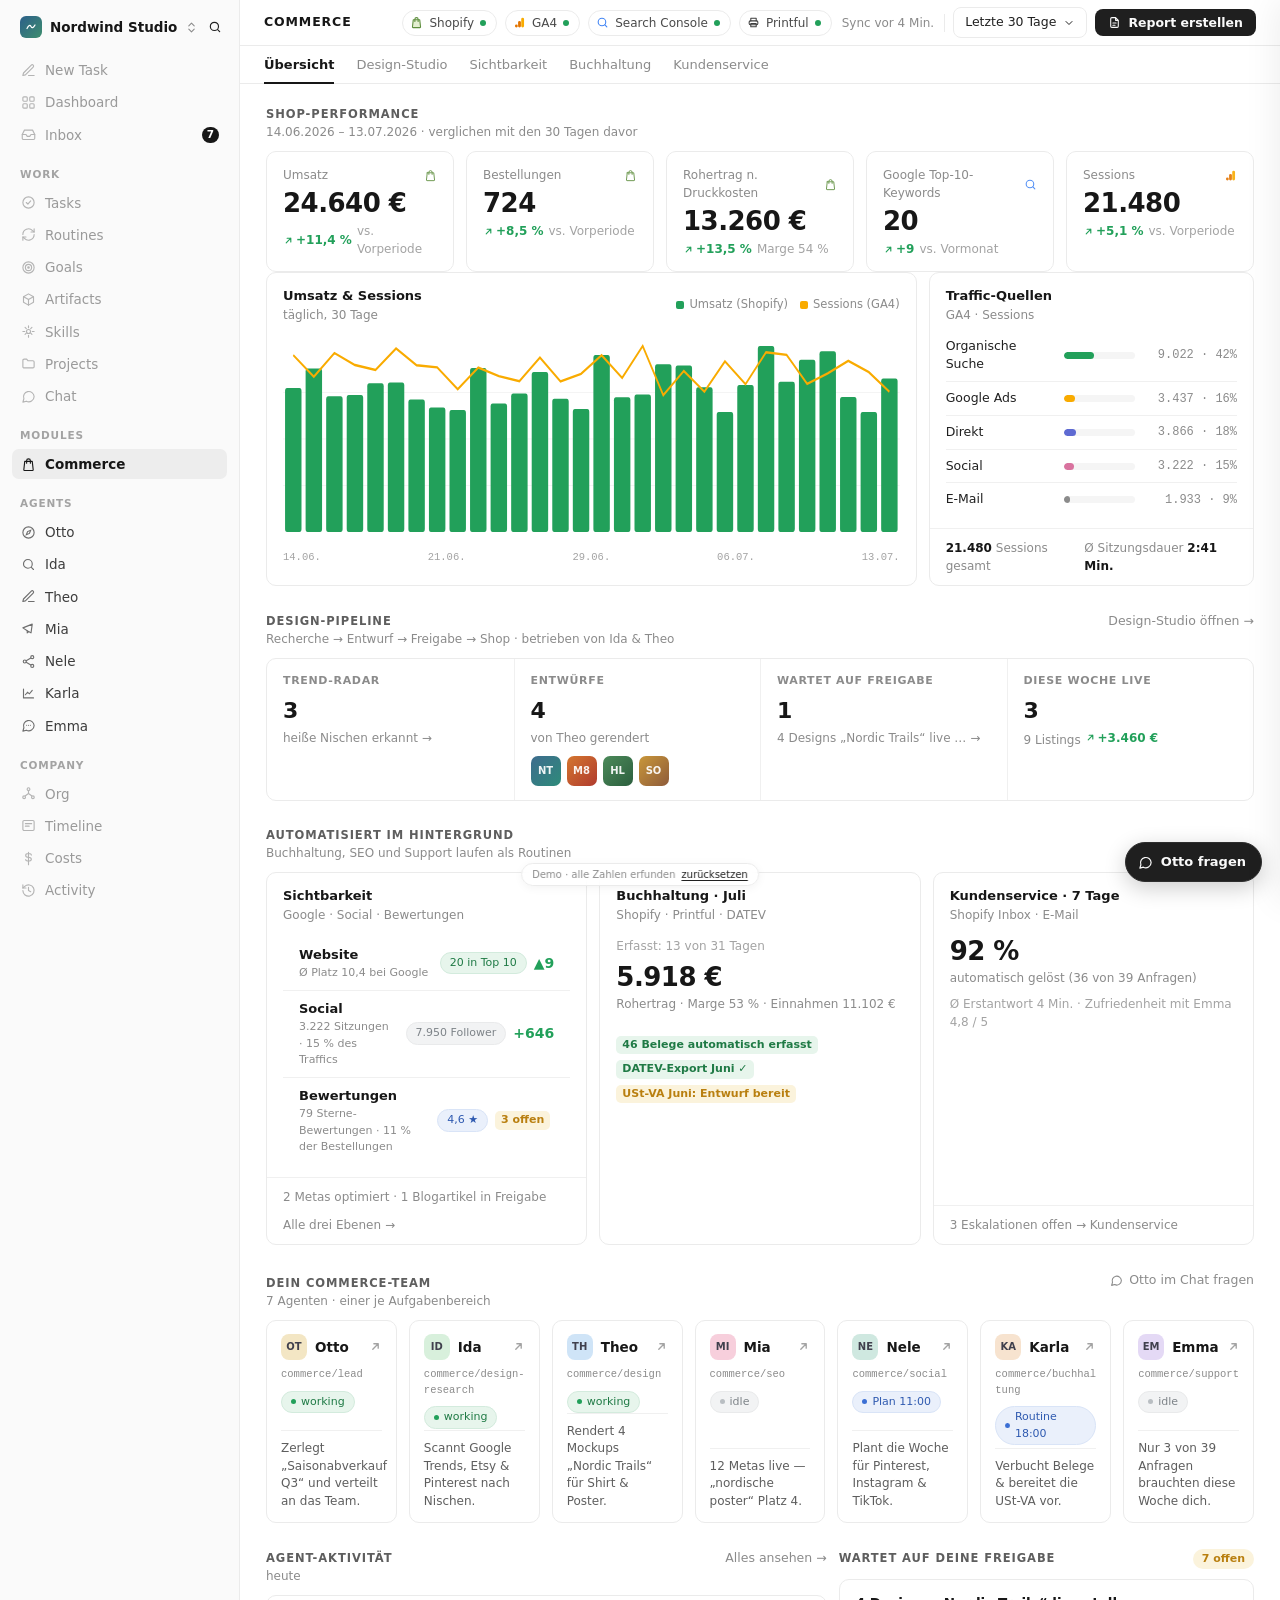
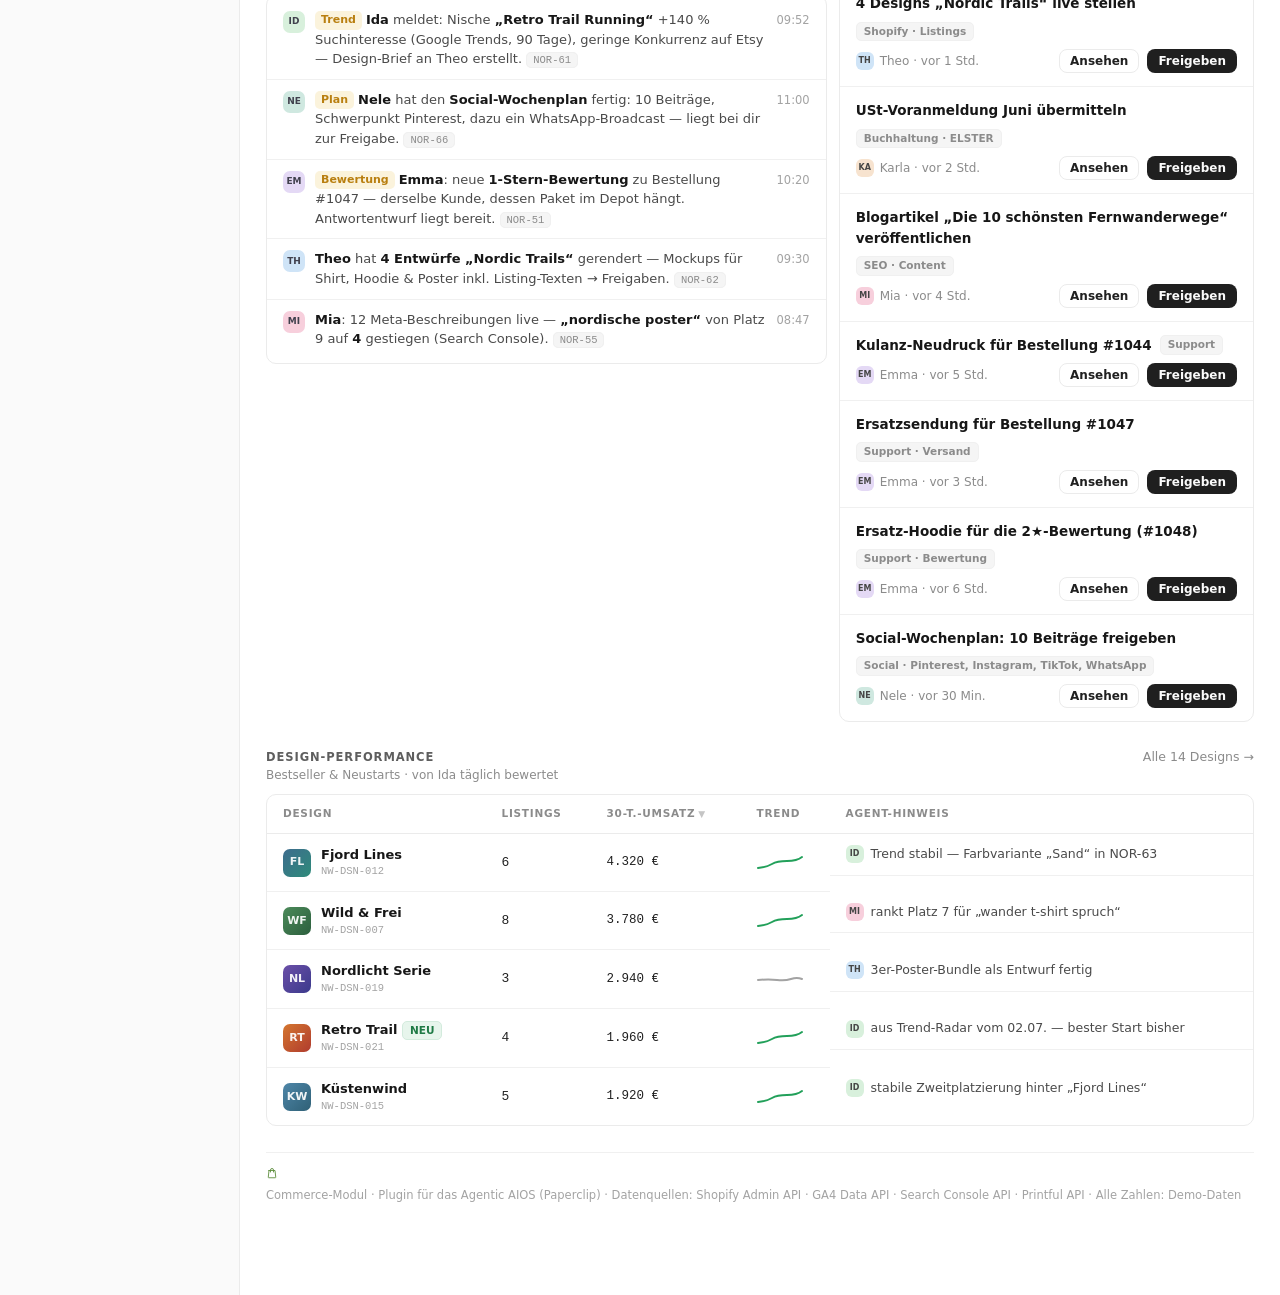
<file: demo/index.html>
<!DOCTYPE html>
<html lang="de">
<head>
<meta charset="UTF-8">
<meta name="viewport" content="width=device-width, initial-scale=1.0">
<title>Commerce • Nordwind Studio • Paperclip</title>
<link rel="icon" href="data:image/svg+xml,%3Csvg xmlns='http://www.w3.org/2000/svg' viewBox='0 0 24 24' fill='none' stroke='%235E8E3E' stroke-width='2' stroke-linecap='round' stroke-linejoin='round'%3E%3Cpath d='M6 7h12l1.5 13.5a1 1 0 0 1-1 1H5.5a1 1 0 0 1-1-1L6 7Z' fill='%2395BF47' fill-opacity='.3'/%3E%3Cpath d='M9 10V6a3 3 0 0 1 6 0v4'/%3E%3C/svg%3E">
<link rel="stylesheet" href="base.css">
<link rel="stylesheet" href="app.css">
</head>
<body>
<div class="app">

  <!-- ================= SIDEBAR ================= -->
  <aside class="sidebar">
    <div class="company">
      <div class="company-logo">
        <svg viewBox="0 0 24 24" fill="none" stroke="#fff" stroke-width="2.4" stroke-linecap="round"><path d="M4 15 Q9 5 12 11 T20 8"/></svg>
      </div>
      <span class="company-name">Nordwind Studio</span>
      <span class="company-caret"><svg width="13" height="13" viewBox="0 0 24 24" fill="none" stroke="currentColor" stroke-width="2" stroke-linecap="round" stroke-linejoin="round"><path d="m7 15 5 5 5-5M7 9l5-5 5 5"/></svg></span>
      <span class="company-search" data-act="palette" title="Springen zu … (Strg+K)"><svg width="14" height="14" viewBox="0 0 24 24" fill="none" stroke="currentColor" stroke-width="2" stroke-linecap="round"><circle cx="11" cy="11" r="7"/><path d="m20 20-3.5-3.5"/></svg></span>
    </div>

    <a class="nav-item demo-off" href="#" data-act="navBlocked" data-arg="New Task"><span class="icon"><svg width="15" height="15" viewBox="0 0 24 24" fill="none" stroke="currentColor" stroke-width="1.8" stroke-linecap="round" stroke-linejoin="round"><path d="M12 20h9"/><path d="M16.5 3.5a2.1 2.1 0 0 1 3 3L7 19l-4 1 1-4Z"/></svg></span>New Task</a>
    <a class="nav-item demo-off" href="#" data-act="navBlocked" data-arg="Dashboard"><span class="icon"><svg width="15" height="15" viewBox="0 0 24 24" fill="none" stroke="currentColor" stroke-width="1.8"><rect x="3" y="3" width="7" height="7" rx="1.5"/><rect x="14" y="3" width="7" height="7" rx="1.5"/><rect x="3" y="14" width="7" height="7" rx="1.5"/><rect x="14" y="14" width="7" height="7" rx="1.5"/></svg></span>Dashboard</a>
    <a class="nav-item demo-off" href="#" data-act="navBlocked" data-arg="Inbox"><span class="icon"><svg width="15" height="15" viewBox="0 0 24 24" fill="none" stroke="currentColor" stroke-width="1.8" stroke-linecap="round" stroke-linejoin="round"><path d="M22 12h-6l-2 3h-4l-2-3H2"/><path d="M5.5 5h13L22 12v6a2 2 0 0 1-2 2H4a2 2 0 0 1-2-2v-6Z"/></svg></span>Inbox<span class="nav-badge" id="inboxBadge">4</span></a>

    <div class="nav-label">Work</div>
    <a class="nav-item demo-off" href="#" data-act="navBlocked" data-arg="Tasks"><span class="icon"><svg width="15" height="15" viewBox="0 0 24 24" fill="none" stroke="currentColor" stroke-width="1.8" stroke-linecap="round" stroke-linejoin="round"><circle cx="12" cy="12" r="9"/><path d="m8.5 12 2.5 2.5 4.5-5"/></svg></span>Tasks</a>
    <a class="nav-item demo-off" href="#" data-act="navBlocked" data-arg="Routines"><span class="icon"><svg width="15" height="15" viewBox="0 0 24 24" fill="none" stroke="currentColor" stroke-width="1.8" stroke-linecap="round" stroke-linejoin="round"><path d="M3 12a9 9 0 0 1 15.5-6.3L21 8"/><path d="M21 3v5h-5"/><path d="M21 12a9 9 0 0 1-15.5 6.3L3 16"/><path d="M3 21v-5h5"/></svg></span>Routines</a>
    <a class="nav-item demo-off" href="#" data-act="navBlocked" data-arg="Goals"><span class="icon"><svg width="15" height="15" viewBox="0 0 24 24" fill="none" stroke="currentColor" stroke-width="1.8"><circle cx="12" cy="12" r="9"/><circle cx="12" cy="12" r="5"/><circle cx="12" cy="12" r="1.2" fill="currentColor"/></svg></span>Goals</a>
    <a class="nav-item demo-off" href="#" data-act="navBlocked" data-arg="Artifacts"><span class="icon"><svg width="15" height="15" viewBox="0 0 24 24" fill="none" stroke="currentColor" stroke-width="1.8" stroke-linecap="round" stroke-linejoin="round"><path d="m12 3 8 4.5v9L12 21l-8-4.5v-9L12 3Z"/><path d="M12 12 4.2 7.6M12 12l7.8-4.4M12 12v9"/></svg></span>Artifacts</a>
    <a class="nav-item demo-off" href="#" data-act="navBlocked" data-arg="Skills"><span class="icon"><svg width="15" height="15" viewBox="0 0 24 24" fill="none" stroke="currentColor" stroke-width="1.8" stroke-linecap="round"><path d="M12 3v3m0 12v3m9-9h-3M6 12H3m14.5-6.5-2 2m-7 7-2 2m11 0-2-2m-7-7-2-2"/><circle cx="12" cy="12" r="3.2"/></svg></span>Skills</a>
    <a class="nav-item demo-off" href="#" data-act="navBlocked" data-arg="Projects"><span class="icon"><svg width="15" height="15" viewBox="0 0 24 24" fill="none" stroke="currentColor" stroke-width="1.8" stroke-linecap="round" stroke-linejoin="round"><path d="M3 7a2 2 0 0 1 2-2h4l2 2.5h8a2 2 0 0 1 2 2V17a2 2 0 0 1-2 2H5a2 2 0 0 1-2-2Z"/></svg></span>Projects</a>
    <a class="nav-item demo-off" href="#" data-act="navBlocked" data-arg="Chat"><span class="icon"><svg width="15" height="15" viewBox="0 0 24 24" fill="none" stroke="currentColor" stroke-width="1.8" stroke-linecap="round" stroke-linejoin="round"><path d="M21 12a8.5 8.5 0 0 1-12.4 7.5L3 21l1.6-5.4A8.5 8.5 0 1 1 21 12Z"/></svg></span>Chat</a>

    <div class="nav-label">Modules</div>
    <a class="nav-item active" href="#" data-act="setTab" data-arg="uebersicht"><span class="icon"><svg width="15" height="15" viewBox="0 0 24 24" fill="none" stroke="currentColor" stroke-width="1.8" stroke-linecap="round" stroke-linejoin="round"><path d="M6 7h12l1.5 13.5a1 1 0 0 1-1 1H5.5a1 1 0 0 1-1-1L6 7Z"/><path d="M9 10V6a3 3 0 0 1 6 0v4"/></svg></span>Commerce</a>

    <div class="nav-label">Agents</div>
    <a class="nav-item" href="#" data-act="openAgent" data-arg="otto"><span class="icon"><svg width="15" height="15" viewBox="0 0 24 24" fill="none" stroke="currentColor" stroke-width="1.8" stroke-linecap="round"><circle cx="12" cy="12" r="9"/><path d="m15.5 8.5-2 5-5 2 2-5Z"/></svg></span>Otto</a>
    <a class="nav-item" href="#" data-act="openAgent" data-arg="ida"><span class="icon"><svg width="15" height="15" viewBox="0 0 24 24" fill="none" stroke="currentColor" stroke-width="1.8" stroke-linecap="round"><circle cx="11" cy="11" r="7"/><path d="m20 20-3.5-3.5"/></svg></span>Ida</a>
    <a class="nav-item" href="#" data-act="openAgent" data-arg="theo"><span class="icon"><svg width="15" height="15" viewBox="0 0 24 24" fill="none" stroke="currentColor" stroke-width="1.8" stroke-linecap="round" stroke-linejoin="round"><path d="M12 20h9"/><path d="M16.5 3.5a2.1 2.1 0 0 1 3 3L7 19l-4 1 1-4Z"/></svg></span>Theo</a>
    <a class="nav-item" href="#" data-act="openAgent" data-arg="mia"><span class="icon"><svg width="15" height="15" viewBox="0 0 24 24" fill="none" stroke="currentColor" stroke-width="1.8" stroke-linecap="round" stroke-linejoin="round"><path d="m3 11 15-6-2 14-6-3.5L3 11Z"/><path d="M10 15.5V19l2.5-2"/></svg></span>Mia</a>
    <a class="nav-item" href="#" data-act="openAgent" data-arg="nele"><span class="icon"><svg width="15" height="15" viewBox="0 0 24 24" fill="none" stroke="currentColor" stroke-width="1.8" stroke-linecap="round" stroke-linejoin="round"><circle cx="18" cy="5" r="2.4"/><circle cx="6" cy="12" r="2.4"/><circle cx="18" cy="19" r="2.4"/><path d="m8.3 10.8 7.4-4.3M8.3 13.2l7.4 4.3"/></svg></span>Nele</a>
    <a class="nav-item" href="#" data-act="openAgent" data-arg="karla"><span class="icon"><svg width="15" height="15" viewBox="0 0 24 24" fill="none" stroke="currentColor" stroke-width="1.8" stroke-linecap="round"><path d="M4 19V5m0 14h16"/><path d="m7 14 3.5-4 3 2.5L18 7"/></svg></span>Karla</a>
    <a class="nav-item" href="#" data-act="openAgent" data-arg="emma"><span class="icon"><svg width="15" height="15" viewBox="0 0 24 24" fill="none" stroke="currentColor" stroke-width="1.8" stroke-linecap="round" stroke-linejoin="round"><path d="M21 12a8.5 8.5 0 0 1-12.4 7.5L3 21l1.6-5.4A8.5 8.5 0 1 1 21 12Z"/><path d="M9 11.5h.01M12 11.5h.01M15 11.5h.01"/></svg></span>Emma</a>

    <div class="nav-label">Company</div>
    <a class="nav-item demo-off" href="#" data-act="navBlocked" data-arg="Org"><span class="icon"><svg width="15" height="15" viewBox="0 0 24 24" fill="none" stroke="currentColor" stroke-width="1.8"><circle cx="12" cy="5" r="2.2"/><circle cx="5" cy="18" r="2.2"/><circle cx="19" cy="18" r="2.2"/><path d="M12 7.5V12m0 0-5.5 4M12 12l5.5 4"/></svg></span>Org</a>
    <a class="nav-item demo-off" href="#" data-act="navBlocked" data-arg="Timeline"><span class="icon"><svg width="15" height="15" viewBox="0 0 24 24" fill="none" stroke="currentColor" stroke-width="1.8" stroke-linecap="round"><rect x="3" y="4" width="18" height="16" rx="2"/><path d="M7 9h10M7 13h6"/></svg></span>Timeline</a>
    <a class="nav-item demo-off" href="#" data-act="navBlocked" data-arg="Costs"><span class="icon"><svg width="15" height="15" viewBox="0 0 24 24" fill="none" stroke="currentColor" stroke-width="1.8" stroke-linecap="round"><path d="M12 2v20M16.5 6.5c0-1.5-2-2.5-4.5-2.5S7.5 5 7.5 7 9 9.8 12 10s4.5 1.3 4.5 3-2 3-4.5 3-4.5-1-4.5-2.5"/></svg></span>Costs</a>
    <a class="nav-item demo-off" href="#" data-act="navBlocked" data-arg="Activity"><span class="icon"><svg width="15" height="15" viewBox="0 0 24 24" fill="none" stroke="currentColor" stroke-width="1.8" stroke-linecap="round" stroke-linejoin="round"><path d="M3 12a9 9 0 1 0 3-6.7L3 8"/><path d="M3 3v5h5"/><path d="M12 7v5l3.5 2"/></svg></span>Activity</a>
    <a class="nav-item demo-off" href="#" data-act="navBlocked" data-arg="Settings"><span class="icon"><svg width="15" height="15" viewBox="0 0 24 24" fill="none" stroke="currentColor" stroke-width="1.8" stroke-linecap="round" stroke-linejoin="round"><circle cx="12" cy="12" r="3"/><path d="M19 12a7 7 0 0 0-.15-1.45l2-1.55-2-3.46-2.37.96A7 7 0 0 0 14 5.3L13.7 3h-3.4L10 5.3a7 7 0 0 0-2.48 1.2l-2.37-.96-2 3.46 2 1.55A7 7 0 0 0 5 12c0 .5.05.98.15 1.45l-2 1.55 2 3.46 2.37-.96c.74.55 1.58.97 2.48 1.2l.3 2.3h3.4l.3-2.3a7 7 0 0 0 2.48-1.2l2.37.96 2-3.46-2-1.55c.1-.47.15-.95.15-1.45Z"/></svg></span>Settings</a>

    <div class="sidebar-spacer"></div>
    <div class="sidebar-user" data-act="navBlocked" data-arg="Board">
      <span class="avatar dark">BO</span>
      <span>Board</span>
    </div>
  </aside>

  <!-- ================= MAIN ================= -->
  <div class="main">
    <div class="topbar">
      <span class="topbar-title">COMMERCE</span>

      <span class="conn" data-act="openConnector" data-arg="shopify" title="Verbindung ansehen">
        <svg viewBox="0 0 24 24" fill="none" stroke="#5E8E3E" stroke-width="2" stroke-linecap="round" stroke-linejoin="round"><path d="M6 7h12l1.5 13.5a1 1 0 0 1-1 1H5.5a1 1 0 0 1-1-1L6 7Z" fill="#95BF47" fill-opacity=".25"/><path d="M9 10V6a3 3 0 0 1 6 0v4"/></svg>
        Shopify <span class="dot"></span>
      </span>
      <span class="conn" data-act="openConnector" data-arg="ga4" title="Verbindung ansehen">
        <svg viewBox="0 0 24 24" fill="none"><rect x="15.2" y="3" width="5.2" height="18" rx="2.6" fill="#F9AB00"/><rect x="9.4" y="9" width="5.2" height="12" rx="2.6" fill="#E37400"/><circle cx="6.2" cy="18.4" r="2.6" fill="#E37400"/></svg>
        GA4 <span class="dot"></span>
      </span>
      <span class="conn" data-act="openConnector" data-arg="gsc" title="Verbindung ansehen">
        <svg viewBox="0 0 24 24" fill="none" stroke="#4285F4" stroke-width="2" stroke-linecap="round"><circle cx="11" cy="11" r="7"/><path d="m20 20-3.5-3.5"/></svg>
        Search Console <span class="dot"></span>
      </span>
      <span class="conn" data-act="openConnector" data-arg="printful" title="Verbindung ansehen">
        <svg viewBox="0 0 24 24" fill="none" stroke="#3D3D3D" stroke-width="1.9" stroke-linecap="round" stroke-linejoin="round"><path d="M7 9V4h10v5"/><rect x="4" y="9" width="16" height="7" rx="2"/><path d="M7 14h10v6H7z"/></svg>
        Printful <span class="dot"></span>
      </span>
      <span class="sync-note">Sync vor 4 Min.</span>

      <span class="topbar-divider"></span>
      <span class="range-select" data-act="rangeMenu">
        <span id="rangeLabel">Letzte 30 Tage</span>
        <svg width="12" height="12" viewBox="0 0 24 24" fill="none" stroke="currentColor" stroke-width="2" stroke-linecap="round" stroke-linejoin="round"><path d="m6 9 6 6 6-6"/></svg>
        <span class="range-menu">
          <button data-act="setRange" data-arg="7">Letzte 7 Tage</button>
          <button data-act="setRange" data-arg="30" class="sel">Letzte 30 Tage</button>
          <button data-act="setRange" data-arg="90">Letzte 90 Tage</button>
        </span>
      </span>
      <button class="btn primary" data-act="report">
        <svg width="13" height="13" viewBox="0 0 24 24" fill="none" stroke="currentColor" stroke-width="2" stroke-linecap="round" stroke-linejoin="round"><path d="M14 3v5h5M14 3H7a2 2 0 0 0-2 2v14a2 2 0 0 0 2 2h10a2 2 0 0 0 2-2V8l-5-5Z"/><path d="M9 13h6M9 17h4"/></svg>
        Report erstellen
      </button>
    </div>

    <div class="tabbar" id="tabbar">
      <span class="tab active" data-act="setTab" data-arg="uebersicht">Übersicht</span>
      <span class="tab" data-act="setTab" data-arg="design">Design-Studio</span>
      <span class="tab" data-act="setTab" data-arg="sichtbarkeit">Sichtbarkeit</span>
      <span class="tab" data-act="setTab" data-arg="buchhaltung">Buchhaltung</span>
      <span class="tab" data-act="setTab" data-arg="support">Kundenservice</span>
    </div>

    <div class="content" id="view"></div>
  </div>
</div>

<!-- Overlays -->
<div id="scrim" data-act="closeDrawer"></div>
<aside id="drawer" class="drawer"></aside>
<div id="modal" data-act="modalScrim"></div>
<div id="toasts"></div>

<div id="chat" class="chat"></div>
<button id="chatBtn" class="chat-fab" data-act="openChat">
  <svg viewBox="0 0 24 24" fill="none" stroke="currentColor" stroke-width="1.9" stroke-linecap="round" stroke-linejoin="round"><path d="M21 12a8.5 8.5 0 0 1-12.4 7.5L3 21l1.6-5.4A8.5 8.5 0 1 1 21 12Z"/></svg>
  Otto fragen
</button>

<div class="demo-flag">
  Demo · alle Zahlen erfunden
  <button data-act="reset">zurücksetzen</button>
</div>

<script src="data.js"></script>
<script src="core.js"></script>
<script src="view-uebersicht.js"></script>
<script src="view-design.js"></script>
<script src="sicht-website.js"></script>
<script src="sicht-social.js"></script>
<script src="sicht-reviews.js"></script>
<script src="view-sichtbarkeit.js"></script>
<script src="view-buchhaltung.js"></script>
<script src="view-support.js"></script>
<script>DEMO.boot();</script>
</body>
</html>
</file>
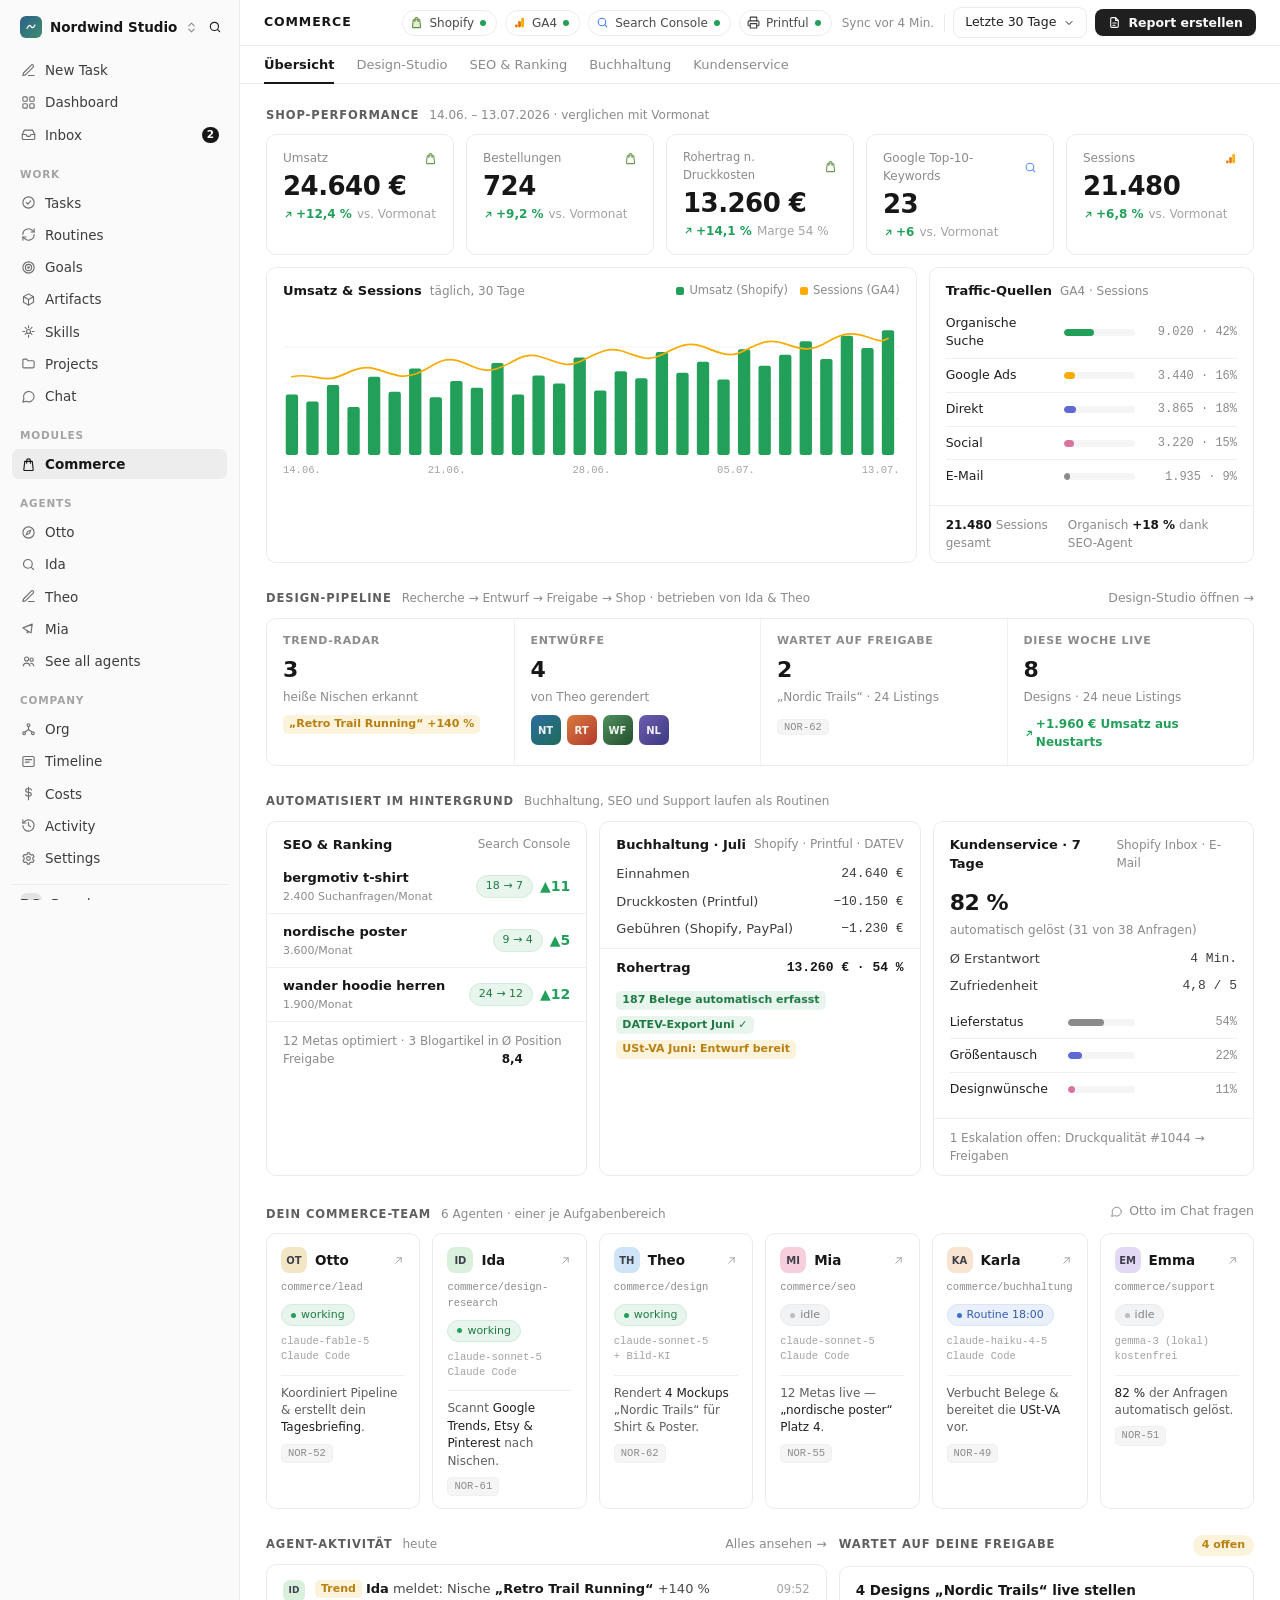
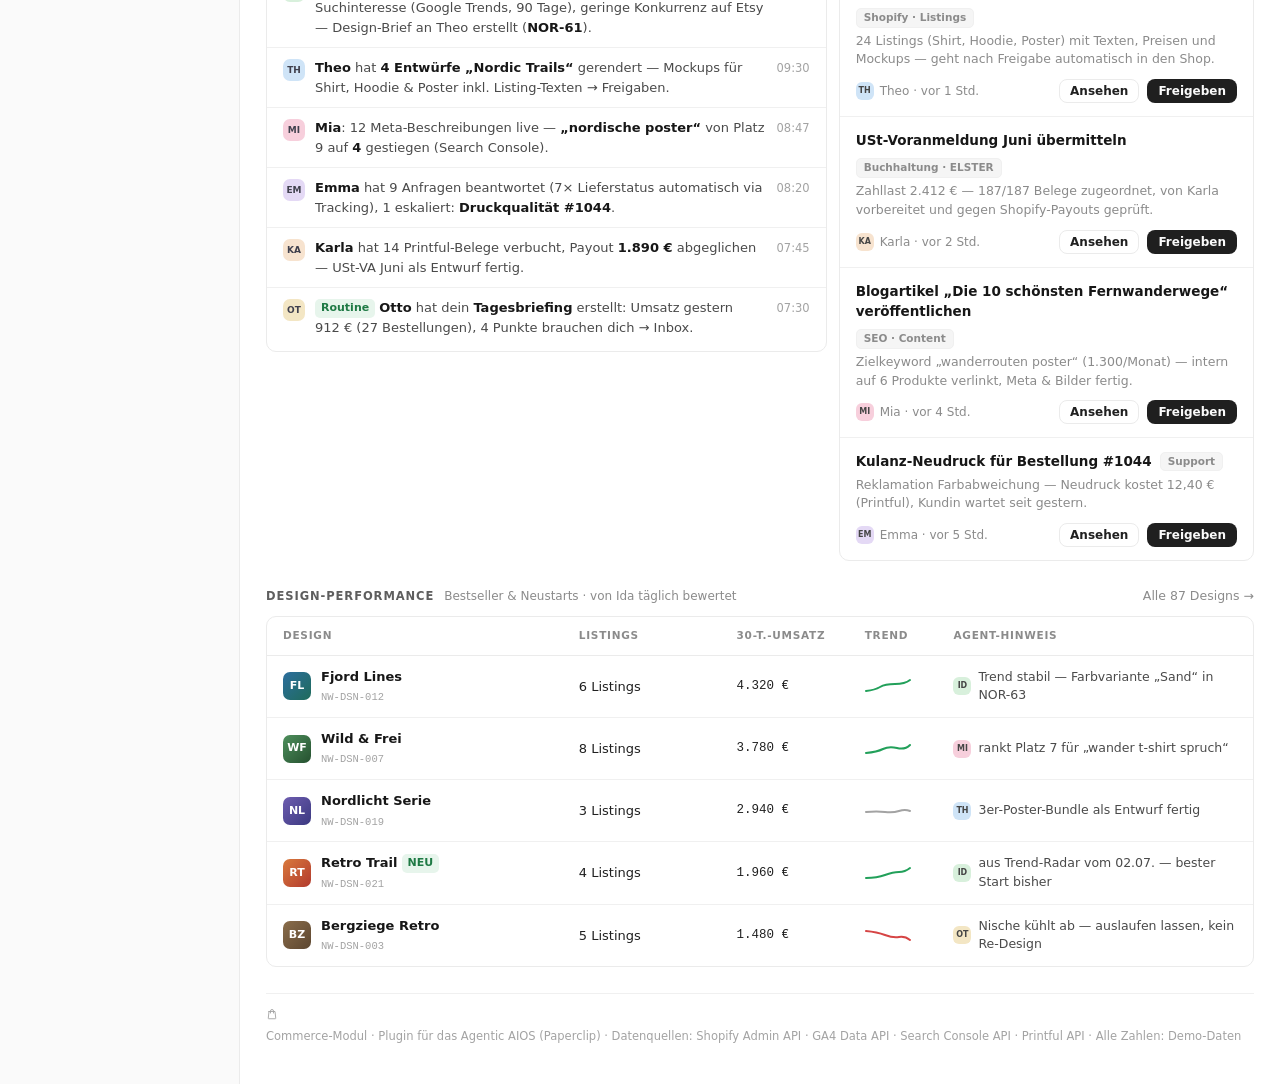
<file: commerce-dashboard-mockup.html>
<!DOCTYPE html>
<html lang="de">
<head>
<meta charset="UTF-8">
<meta name="viewport" content="width=device-width, initial-scale=1.0">
<title>Commerce • Nordwind Studio • Paperclip</title>
<link rel="icon" href="data:image/svg+xml,%3Csvg xmlns='http://www.w3.org/2000/svg' viewBox='0 0 24 24' fill='none' stroke='%235E8E3E' stroke-width='2' stroke-linecap='round' stroke-linejoin='round'%3E%3Cpath d='M6 7h12l1.5 13.5a1 1 0 0 1-1 1H5.5a1 1 0 0 1-1-1L6 7Z' fill='%2395BF47' fill-opacity='.3'/%3E%3Cpath d='M9 10V6a3 3 0 0 1 6 0v4'/%3E%3C/svg%3E">
<style>
  /* ============ Paperclip Design-Token (aus laufender Instanz extrahiert) ============ */
  :root {
    color-scheme: light;
    --bg: #FFFFFF;
    --fg: #202020;
    --fg-strong: #171717;
    --muted: #F5F5F5;
    --muted-fg: #8B8B8B;
    --muted-fg-2: #A3A3A3;
    --border: #EBEBEB;
    --border-soft: #F0F0F0;
    --sidebar: #FAFAFA;
    --primary: #1F1F1F;
    --primary-fg: #FAFAFA;
    --green: #22A05A;
    --green-wash: #E7F5EC;
    --red: #D64545;
    --red-wash: #FBEAEA;
    --amber: #B97F10;
    --amber-wash: #FBF3DC;
    --blue: #3B6FD4;
    --blue-wash: #EAF0FB;
    --shopify: #5E8E3E;
    --shopify-bright: #95BF47;
    --ga: #F9AB00;
    --ga-deep: #E37400;
    --mono: "SF Mono", ui-monospace, "Cascadia Mono", Consolas, monospace;
    --agent-otto: #F3E6C4;
    --agent-theo: #CFE4F7;
    --agent-mia: #F7CFDC;
    --agent-ida: #D8F0DC;
    --agent-karla: #F7E3CF;
    --agent-emma: #E4D9F5;
  }
  * { box-sizing: border-box; }
  html, body { margin: 0; padding: 0; }
  body {
    background: var(--bg); color: var(--fg);
    font-family: "InterVariable", "Inter", "Segoe UI", system-ui, -apple-system, sans-serif;
    font-size: 14px; line-height: 1.5;
    -webkit-font-smoothing: antialiased;
  }
  svg { display: block; }

  .app {
    display: flex; min-height: 100vh;
    background: linear-gradient(to right, var(--sidebar) 0, var(--sidebar) 239px, var(--border) 239px, var(--border) 240px, var(--bg) 240px);
  }

  /* ============ Sidebar ============ */
  .sidebar {
    width: 240px; flex: none;
    background: var(--sidebar);
    border-right: 1px solid var(--border);
    display: flex; flex-direction: column;
    padding: 10px 12px 12px;
    position: sticky; top: 0; height: 100vh; overflow-y: auto;
  }
  .company {
    display: flex; align-items: center; gap: 8px;
    padding: 6px 8px; border-radius: 8px; margin-bottom: 10px;
    cursor: default;
  }
  .company:hover { background: var(--border-soft); }
  .company-logo {
    width: 22px; height: 22px; border-radius: 6px; flex: none;
    background: linear-gradient(135deg, #2C5F8A 0%, #3E8E6E 100%);
    display: flex; align-items: center; justify-content: center;
  }
  .company-logo svg { width: 12px; height: 12px; }
  .company-name { font-weight: 600; font-size: 13.5px; color: var(--fg-strong); flex: 1; white-space: nowrap; }
  .company-caret { color: var(--muted-fg); display: flex; }
  .company-search { color: var(--fg); margin-left: 2px; display: flex; }

  .nav-item {
    display: flex; align-items: center; gap: 9px;
    padding: 5px 8px; margin: 1px 0; border-radius: 7px;
    font-size: 13.5px; color: #3D3D3D; cursor: default;
    text-decoration: none;
  }
  .nav-item:hover { background: var(--border-soft); }
  .nav-item.active { background: #EDEDED; color: var(--fg-strong); font-weight: 600; }
  .nav-item .icon { width: 16px; height: 16px; flex: none; color: #6E6E6E; display: flex; align-items: center; justify-content: center; }
  .nav-item.active .icon { color: var(--fg-strong); }
  .nav-badge {
    margin-left: auto; background: var(--fg-strong); color: #fff;
    font-size: 10.5px; font-weight: 600; min-width: 16px; height: 16px;
    border-radius: 99px; display: flex; align-items: center; justify-content: center; padding: 0 5px;
  }
  .nav-label {
    font-size: 10.5px; font-weight: 600; letter-spacing: .08em; text-transform: uppercase;
    color: var(--muted-fg-2); padding: 0 8px; margin: 16px 0 4px;
  }
  .sidebar-spacer { flex: 1; }
  .sidebar-user {
    display: flex; align-items: center; gap: 9px;
    padding: 8px 8px 2px; border-top: 1px solid var(--border); margin-top: 10px;
  }
  .avatar {
    width: 22px; height: 22px; border-radius: 7px; flex: none;
    display: flex; align-items: center; justify-content: center;
    font-size: 9.5px; font-weight: 700; color: #454545;
  }
  .avatar.dark { background: #E4E4E4; color: #3A3A3A; }
  .sidebar-user span { font-size: 13.5px; color: #3D3D3D; }

  /* ============ Main ============ */
  .main { flex: 1; min-width: 0; display: flex; flex-direction: column; }
  .topbar {
    height: 46px; flex: none;
    border-bottom: 1px solid var(--border);
    display: flex; align-items: center; gap: 8px;
    padding: 0 24px;
    position: sticky; top: 0; background: rgba(255,255,255,.92);
    backdrop-filter: blur(6px); z-index: 20;
  }
  .topbar-title {
    font-size: 12.5px; font-weight: 700; letter-spacing: .07em;
    color: var(--fg-strong); margin-right: auto;
  }
  .conn {
    display: inline-flex; align-items: center; gap: 6px;
    border: 1px solid var(--border); border-radius: 99px;
    padding: 3px 10px 3px 7px; font-size: 12px; font-weight: 500; color: #4A4A4A;
    background: #fff;
  }
  .conn .dot { width: 6px; height: 6px; border-radius: 50%; background: var(--green); }
  .conn svg { width: 13px; height: 13px; }
  .sync-note { font-size: 12px; color: var(--muted-fg); margin: 0 2px; }
  .topbar-divider { width: 1px; height: 18px; background: var(--border); }
  .range-select {
    display: inline-flex; align-items: center; gap: 7px;
    border: 1px solid var(--border); border-radius: 8px;
    padding: 5px 11px; font-size: 12.5px; font-weight: 500; color: var(--fg);
    background: #fff; cursor: default;
  }
  .range-select:hover { background: var(--sidebar); }
  .btn {
    display: inline-flex; align-items: center; gap: 7px;
    border-radius: 8px; padding: 5px 12px;
    font-size: 12.5px; font-weight: 600; cursor: default;
    border: 1px solid transparent; font-family: inherit;
  }
  .btn.primary { background: var(--primary); color: var(--primary-fg); }
  .btn.primary:hover { background: #333; }
  .btn.ghost { background: #fff; border-color: var(--border); color: var(--fg); }
  .btn.ghost:hover { background: var(--sidebar); }
  .btn.sm { padding: 4px 10px; font-size: 12px; }

  .content { padding: 22px 26px 40px; max-width: 1460px; width: 100%; margin: 0 auto; }

  .section-head {
    display: flex; align-items: baseline; gap: 10px;
    margin: 26px 0 10px;
  }
  .section-head:first-child { margin-top: 0; }
  .section-title {
    font-size: 11.5px; font-weight: 700; letter-spacing: .08em;
    text-transform: uppercase; color: #5E5E5E;
  }
  .section-sub { font-size: 12px; color: var(--muted-fg); }
  .section-action { margin-left: auto; font-size: 12.5px; color: var(--muted-fg); display: inline-flex; align-items: center; gap: 6px; }
  .section-action:hover { color: var(--fg); }

  .card {
    background: #fff; border: 1px solid var(--border); border-radius: 10px;
  }

  /* ============ Tab-Leiste ============ */
  .tabbar {
    display: flex; align-items: center; gap: 22px; height: 38px;
    padding: 0 24px; border-bottom: 1px solid var(--border);
    background: #fff; position: sticky; top: 46px; z-index: 19;
  }
  .tab {
    font-size: 13px; color: var(--muted-fg); cursor: default;
    height: 100%; display: flex; align-items: center; position: relative;
  }
  .tab.active { color: var(--fg-strong); font-weight: 600; }
  .tab.active::after {
    content: ""; position: absolute; left: 0; right: 0; bottom: -1px;
    height: 2px; background: var(--fg-strong);
  }

  /* ============ Design-Pipeline ============ */
  .pipeline-grid { display: grid; grid-template-columns: repeat(4, 1fr); }
  .pipeline-col { padding: 14px 16px; }
  .pipeline-col + .pipeline-col { border-left: 1px solid var(--border-soft); }
  .stage-label {
    font-size: 11px; font-weight: 700; letter-spacing: .06em;
    text-transform: uppercase; color: var(--muted-fg);
  }
  .stage-num { font-size: 22px; font-weight: 700; color: var(--fg-strong); margin-top: 4px; letter-spacing: -.02em; }
  .stage-sub { font-size: 12px; color: var(--muted-fg); margin-top: 2px; }
  .pipe-thumbs { display: flex; gap: 6px; margin-top: 9px; }
  .pipe-thumb {
    width: 30px; height: 30px; border-radius: 7px;
    display: flex; align-items: center; justify-content: center;
    font-size: 10px; font-weight: 700; color: rgba(255,255,255,.92);
  }

  /* ============ Fachkarten (SEO / Buchhaltung / Support) ============ */
  .trio-grid { display: grid; grid-template-columns: repeat(3, 1fr); gap: 12px; }
  .kw-row { display: flex; align-items: center; justify-content: space-between; gap: 10px; padding: 8px 16px; }
  .kw-row + .kw-row { border-top: 1px solid var(--border-soft); }
  .kw-name { font-weight: 600; font-size: 13px; color: var(--fg-strong); }
  .kw-vol { font-size: 11px; color: var(--muted-fg); margin-top: 1px; }
  .kw-pos { display: flex; align-items: center; gap: 7px; flex: none; }
  .guv-row { display: flex; align-items: center; justify-content: space-between; padding: 4px 16px; font-size: 13px; color: #3D3D3D; }
  .guv-row .amt { font-family: var(--mono); }
  .guv-row.total {
    border-top: 1px solid var(--border-soft); margin-top: 5px; padding-top: 9px;
    font-weight: 700; color: var(--fg-strong);
  }
  .chip-row { display: flex; gap: 6px; flex-wrap: wrap; padding: 10px 16px 14px; }

  /* ============ KPI row ============ */
  .kpi-grid { display: grid; grid-template-columns: repeat(5, 1fr); gap: 12px; }
  .kpi { padding: 14px 16px 13px; position: relative; }
  .kpi-label { font-size: 12px; color: var(--muted-fg); font-weight: 500; display: flex; align-items: center; gap: 6px; }
  .kpi-src { margin-left: auto; display: flex; align-items: center; gap: 3px; opacity: .9; }
  .kpi-src svg { width: 13px; height: 13px; }
  .kpi-value { font-size: 26px; font-weight: 700; letter-spacing: -.02em; color: var(--fg-strong); margin-top: 5px; line-height: 1.15; }
  .kpi-trend { font-size: 12px; margin-top: 3px; display: flex; align-items: center; gap: 5px; }
  .trend { font-weight: 600; display: inline-flex; align-items: center; gap: 2px; }
  .trend.up { color: var(--green); }
  .trend.down { color: var(--red); }
  .trend svg { width: 11px; height: 11px; }
  .kpi-trend .vs { color: var(--muted-fg-2); }

  /* ============ Charts row ============ */
  .charts-grid { display: grid; grid-template-columns: 2fr 1fr; gap: 12px; }
  .card-head {
    display: flex; align-items: center; gap: 8px;
    padding: 13px 16px 0;
  }
  .card-title { font-size: 13px; font-weight: 600; color: var(--fg-strong); }
  .card-title-note { font-size: 12px; color: var(--muted-fg); }
  .card-head-right { margin-left: auto; font-size: 12px; color: var(--muted-fg); display: flex; align-items: center; gap: 12px; }
  .legend { display: flex; align-items: center; gap: 5px; font-size: 11.5px; color: var(--muted-fg); }
  .legend i { width: 8px; height: 8px; border-radius: 2px; display: inline-block; }
  .chart-body { padding: 10px 16px 14px; }

  .traffic { padding: 6px 16px 12px; }
  .traffic-row { display: grid; grid-template-columns: 108px 1fr 92px; align-items: center; gap: 10px; padding: 7px 0; }
  .traffic-row + .traffic-row { border-top: 1px solid var(--border-soft); }
  .traffic-name { font-size: 12.5px; color: var(--fg); font-weight: 500; }
  .traffic-bar { height: 7px; border-radius: 99px; background: var(--muted); overflow: hidden; }
  .traffic-bar i { display: block; height: 100%; border-radius: 99px; }
  .traffic-val { font-size: 12px; color: var(--muted-fg); text-align: right; font-family: var(--mono); white-space: nowrap; }
  .traffic-foot { padding: 10px 16px; border-top: 1px solid var(--border-soft); font-size: 12px; color: var(--muted-fg); display: flex; justify-content: space-between; }
  .traffic-foot b { color: var(--fg-strong); font-weight: 600; }

  /* ============ Team ============ */
  .team-grid { display: grid; grid-template-columns: repeat(6, 1fr); gap: 12px; }
  .agent-card { padding: 13px 14px 12px; display: flex; flex-direction: column; gap: 0; }
  .agent-top { display: flex; align-items: center; gap: 8px; }
  .agent-avatar { width: 26px; height: 26px; border-radius: 8px; font-size: 10px; font-weight: 700; display: flex; align-items: center; justify-content: center; color: #40404D; flex: none; }
  .agent-name { font-weight: 600; font-size: 13.5px; color: var(--fg-strong); }
  .agent-open { margin-left: auto; color: var(--muted-fg-2); display: flex; }
  .agent-role { font-family: var(--mono); font-size: 10.5px; color: var(--muted-fg); margin: 7px 0 8px; }
  .pill {
    display: inline-flex; align-items: center; gap: 5px;
    font-size: 11px; font-weight: 500; border-radius: 99px;
    padding: 2px 9px; border: 1px solid transparent; width: fit-content;
  }
  .pill .p-dot { width: 5px; height: 5px; border-radius: 50%; }
  .pill.idle { background: #F2F3F4; color: #7D8388; border-color: #E9EAEB; }
  .pill.idle .p-dot { background: #B9BEC2; }
  .pill.working { background: var(--green-wash); color: #1F7A45; border-color: #D3EBDD; }
  .pill.working .p-dot { background: var(--green); }
  .pill.scheduled { background: var(--blue-wash); color: #2F5AB0; border-color: #D9E4F7; }
  .pill.scheduled .p-dot { background: var(--blue); }
  .agent-model { font-family: var(--mono); font-size: 10.5px; color: var(--muted-fg-2); margin-top: 8px; line-height: 1.45; }
  .agent-last {
    border-top: 1px solid var(--border-soft); margin-top: 10px; padding-top: 9px;
    font-size: 12px; color: #5E5E5E; line-height: 1.45; flex: 1;
  }
  .agent-last b { color: var(--fg); font-weight: 500; }
  .task-ref {
    font-family: var(--mono); font-size: 10.5px; color: var(--muted-fg);
    background: var(--muted); border: 1px solid var(--border-soft);
    padding: 1px 6px; border-radius: 5px; white-space: nowrap;
  }
  .agent-last .task-line { display: flex; align-items: center; gap: 6px; margin-top: 7px; }

  /* ============ Activity + Approvals ============ */
  .duo-grid { display: grid; grid-template-columns: 1.35fr 1fr; gap: 12px; align-items: start; }
  .feed { padding: 4px 0; }
  .feed-row { display: flex; align-items: flex-start; gap: 10px; padding: 10px 16px; }
  .feed-row + .feed-row { border-top: 1px solid var(--border-soft); }
  .feed-avatar { width: 22px; height: 22px; border-radius: 7px; font-size: 9px; font-weight: 700; display: flex; align-items: center; justify-content: center; color: #40404D; flex: none; margin-top: 1px; }
  .feed-text { font-size: 13px; color: #4A4A4A; line-height: 1.5; }
  .feed-text b { color: var(--fg-strong); font-weight: 600; }
  .feed-time { margin-left: auto; font-size: 11.5px; color: var(--muted-fg-2); white-space: nowrap; padding-top: 2px; }
  .feed-flag { display: inline-flex; align-items: center; gap: 4px; font-size: 11px; font-weight: 600; border-radius: 5px; padding: 1px 6px; margin-right: 4px; vertical-align: 1px; }
  .feed-flag.warn { background: var(--amber-wash); color: var(--amber); }
  .feed-flag.ok { background: var(--green-wash); color: #1F7A45; }

  .approvals-count {
    background: var(--amber-wash); color: var(--amber);
    font-size: 11px; font-weight: 700; border-radius: 99px; padding: 2px 9px;
  }
  .approval { padding: 13px 16px; }
  .approval + .approval { border-top: 1px solid var(--border-soft); }
  .approval-title { font-size: 13.5px; font-weight: 600; color: var(--fg-strong); display: flex; align-items: center; gap: 8px; flex-wrap: wrap; }
  .cat-chip {
    font-size: 10.5px; font-weight: 600; border-radius: 5px; padding: 1px 7px;
    background: var(--muted); color: var(--muted-fg); border: 1px solid var(--border-soft);
    white-space: nowrap;
  }
  .approval-desc { font-size: 12.5px; color: var(--muted-fg); margin: 4px 0 10px; line-height: 1.5; }
  .approval-foot { display: flex; align-items: center; gap: 8px; }
  .approval-by { display: flex; align-items: center; gap: 6px; font-size: 12px; color: var(--muted-fg); margin-right: auto; }
  .approval-by .avatar { width: 18px; height: 18px; border-radius: 6px; font-size: 8px; }

  /* ============ Design-Performance ============ */
  table.products { width: 100%; border-collapse: collapse; font-size: 13px; }
  .products th {
    text-align: left; font-size: 10.5px; font-weight: 600; letter-spacing: .07em;
    text-transform: uppercase; color: var(--muted-fg);
    padding: 11px 16px; border-bottom: 1px solid var(--border);
  }
  .products td { padding: 11px 16px; border-bottom: 1px solid var(--border-soft); vertical-align: middle; }
  .products tr:last-child td { border-bottom: none; }
  .prod-cell { display: flex; align-items: center; gap: 10px; }
  .prod-thumb { width: 28px; height: 28px; border-radius: 7px; flex: none; display: flex; align-items: center; justify-content: center; font-size: 11px; font-weight: 700; }
  .prod-name { font-weight: 600; color: var(--fg-strong); }
  .prod-sku { font-family: var(--mono); font-size: 10.5px; color: var(--muted-fg-2); }
  .rev { font-family: var(--mono); font-size: 12.5px; }
  .spark { color: var(--green); }
  .spark.down { color: var(--red); }
  .spark.flat { color: var(--muted-fg-2); }
  .agent-hint { font-size: 12.5px; color: #4A4A4A; display: flex; align-items: center; gap: 7px; }
  .agent-hint .avatar { width: 18px; height: 18px; border-radius: 6px; font-size: 8px; flex: none; }
  .agent-hint em { font-style: normal; color: var(--muted-fg-2); }

  .page-foot {
    margin-top: 26px; padding-top: 14px; border-top: 1px solid var(--border-soft);
    font-size: 11.5px; color: var(--muted-fg-2);
    display: flex; align-items: center; gap: 8px; flex-wrap: wrap;
  }
  .page-foot svg { width: 12px; height: 12px; }

  @media (max-width: 1180px) {
    .kpi-grid { grid-template-columns: repeat(3, 1fr); }
    .team-grid { grid-template-columns: repeat(3, 1fr); }
    .charts-grid, .duo-grid { grid-template-columns: 1fr; }
  }
  @media (max-width: 800px) {
    .sidebar { display: none; }
    .kpi-grid, .team-grid { grid-template-columns: repeat(2, 1fr); }
  }
</style>
</head>
<body>
<div class="app">

  <!-- ================= SIDEBAR ================= -->
  <aside class="sidebar">
    <div class="company">
      <div class="company-logo">
        <svg viewBox="0 0 24 24" fill="none" stroke="#fff" stroke-width="2.4" stroke-linecap="round"><path d="M4 15 Q9 5 12 11 T20 8"/></svg>
      </div>
      <span class="company-name">Nordwind Studio</span>
      <span class="company-caret"><svg width="13" height="13" viewBox="0 0 24 24" fill="none" stroke="currentColor" stroke-width="2" stroke-linecap="round" stroke-linejoin="round"><path d="m7 15 5 5 5-5M7 9l5-5 5 5"/></svg></span>
      <span class="company-search"><svg width="14" height="14" viewBox="0 0 24 24" fill="none" stroke="currentColor" stroke-width="2" stroke-linecap="round"><circle cx="11" cy="11" r="7"/><path d="m20 20-3.5-3.5"/></svg></span>
    </div>

    <a class="nav-item"><span class="icon"><svg width="15" height="15" viewBox="0 0 24 24" fill="none" stroke="currentColor" stroke-width="1.8" stroke-linecap="round" stroke-linejoin="round"><path d="M12 20h9"/><path d="M16.5 3.5a2.1 2.1 0 0 1 3 3L7 19l-4 1 1-4Z"/></svg></span>New Task</a>
    <a class="nav-item"><span class="icon"><svg width="15" height="15" viewBox="0 0 24 24" fill="none" stroke="currentColor" stroke-width="1.8"><rect x="3" y="3" width="7" height="7" rx="1.5"/><rect x="14" y="3" width="7" height="7" rx="1.5"/><rect x="3" y="14" width="7" height="7" rx="1.5"/><rect x="14" y="14" width="7" height="7" rx="1.5"/></svg></span>Dashboard</a>
    <a class="nav-item"><span class="icon"><svg width="15" height="15" viewBox="0 0 24 24" fill="none" stroke="currentColor" stroke-width="1.8" stroke-linecap="round" stroke-linejoin="round"><path d="M22 12h-6l-2 3h-4l-2-3H2"/><path d="M5.5 5h13L22 12v6a2 2 0 0 1-2 2H4a2 2 0 0 1-2-2v-6Z"/></svg></span>Inbox<span class="nav-badge">2</span></a>

    <div class="nav-label">Work</div>
    <a class="nav-item"><span class="icon"><svg width="15" height="15" viewBox="0 0 24 24" fill="none" stroke="currentColor" stroke-width="1.8" stroke-linecap="round" stroke-linejoin="round"><circle cx="12" cy="12" r="9"/><path d="m8.5 12 2.5 2.5 4.5-5"/></svg></span>Tasks</a>
    <a class="nav-item"><span class="icon"><svg width="15" height="15" viewBox="0 0 24 24" fill="none" stroke="currentColor" stroke-width="1.8" stroke-linecap="round" stroke-linejoin="round"><path d="M3 12a9 9 0 0 1 15.5-6.3L21 8"/><path d="M21 3v5h-5"/><path d="M21 12a9 9 0 0 1-15.5 6.3L3 16"/><path d="M3 21v-5h5"/></svg></span>Routines</a>
    <a class="nav-item"><span class="icon"><svg width="15" height="15" viewBox="0 0 24 24" fill="none" stroke="currentColor" stroke-width="1.8"><circle cx="12" cy="12" r="9"/><circle cx="12" cy="12" r="5"/><circle cx="12" cy="12" r="1.2" fill="currentColor"/></svg></span>Goals</a>
    <a class="nav-item"><span class="icon"><svg width="15" height="15" viewBox="0 0 24 24" fill="none" stroke="currentColor" stroke-width="1.8" stroke-linecap="round" stroke-linejoin="round"><path d="m12 3 8 4.5v9L12 21l-8-4.5v-9L12 3Z"/><path d="M12 12 4.2 7.6M12 12l7.8-4.4M12 12v9"/></svg></span>Artifacts</a>
    <a class="nav-item"><span class="icon"><svg width="15" height="15" viewBox="0 0 24 24" fill="none" stroke="currentColor" stroke-width="1.8" stroke-linecap="round"><path d="M12 3v3m0 12v3m9-9h-3M6 12H3m14.5-6.5-2 2m-7 7-2 2m11 0-2-2m-7-7-2-2"/><circle cx="12" cy="12" r="3.2"/></svg></span>Skills</a>
    <a class="nav-item"><span class="icon"><svg width="15" height="15" viewBox="0 0 24 24" fill="none" stroke="currentColor" stroke-width="1.8" stroke-linecap="round" stroke-linejoin="round"><path d="M3 7a2 2 0 0 1 2-2h4l2 2.5h8a2 2 0 0 1 2 2V17a2 2 0 0 1-2 2H5a2 2 0 0 1-2-2Z"/></svg></span>Projects</a>
    <a class="nav-item"><span class="icon"><svg width="15" height="15" viewBox="0 0 24 24" fill="none" stroke="currentColor" stroke-width="1.8" stroke-linecap="round" stroke-linejoin="round"><path d="M21 12a8.5 8.5 0 0 1-12.4 7.5L3 21l1.6-5.4A8.5 8.5 0 1 1 21 12Z"/></svg></span>Chat</a>

    <div class="nav-label">Modules</div>
    <a class="nav-item active"><span class="icon"><svg width="15" height="15" viewBox="0 0 24 24" fill="none" stroke="currentColor" stroke-width="1.8" stroke-linecap="round" stroke-linejoin="round"><path d="M6 7h12l1.5 13.5a1 1 0 0 1-1 1H5.5a1 1 0 0 1-1-1L6 7Z"/><path d="M9 10V6a3 3 0 0 1 6 0v4"/></svg></span>Commerce</a>

    <div class="nav-label">Agents</div>
    <a class="nav-item"><span class="icon"><svg width="15" height="15" viewBox="0 0 24 24" fill="none" stroke="currentColor" stroke-width="1.8" stroke-linecap="round"><circle cx="12" cy="12" r="9"/><path d="m15.5 8.5-2 5-5 2 2-5Z"/></svg></span>Otto</a>
    <a class="nav-item"><span class="icon"><svg width="15" height="15" viewBox="0 0 24 24" fill="none" stroke="currentColor" stroke-width="1.8" stroke-linecap="round"><circle cx="11" cy="11" r="7"/><path d="m20 20-3.5-3.5"/></svg></span>Ida</a>
    <a class="nav-item"><span class="icon"><svg width="15" height="15" viewBox="0 0 24 24" fill="none" stroke="currentColor" stroke-width="1.8" stroke-linecap="round" stroke-linejoin="round"><path d="M12 20h9"/><path d="M16.5 3.5a2.1 2.1 0 0 1 3 3L7 19l-4 1 1-4Z"/></svg></span>Theo</a>
    <a class="nav-item"><span class="icon"><svg width="15" height="15" viewBox="0 0 24 24" fill="none" stroke="currentColor" stroke-width="1.8" stroke-linecap="round" stroke-linejoin="round"><path d="m3 11 15-6-2 14-6-3.5L3 11Z"/><path d="M10 15.5V19l2.5-2"/></svg></span>Mia</a>
    <a class="nav-item"><span class="icon"><svg width="15" height="15" viewBox="0 0 24 24" fill="none" stroke="currentColor" stroke-width="1.8" stroke-linecap="round"><circle cx="9" cy="8" r="3.2"/><path d="M3.5 19c.8-3 2.8-4.5 5.5-4.5S13.7 16 14.5 19"/><circle cx="17" cy="9" r="2.6"/><path d="M15.8 14.7c2.4.1 4 1.5 4.7 4.3"/></svg></span>See all agents</a>

    <div class="nav-label">Company</div>
    <a class="nav-item"><span class="icon"><svg width="15" height="15" viewBox="0 0 24 24" fill="none" stroke="currentColor" stroke-width="1.8"><circle cx="12" cy="5" r="2.2"/><circle cx="5" cy="18" r="2.2"/><circle cx="19" cy="18" r="2.2"/><path d="M12 7.5V12m0 0-5.5 4M12 12l5.5 4"/></svg></span>Org</a>
    <a class="nav-item"><span class="icon"><svg width="15" height="15" viewBox="0 0 24 24" fill="none" stroke="currentColor" stroke-width="1.8" stroke-linecap="round"><rect x="3" y="4" width="18" height="16" rx="2"/><path d="M7 9h10M7 13h6"/></svg></span>Timeline</a>
    <a class="nav-item"><span class="icon"><svg width="15" height="15" viewBox="0 0 24 24" fill="none" stroke="currentColor" stroke-width="1.8" stroke-linecap="round"><path d="M12 2v20M16.5 6.5c0-1.5-2-2.5-4.5-2.5S7.5 5 7.5 7 9 9.8 12 10s4.5 1.3 4.5 3-2 3-4.5 3-4.5-1-4.5-2.5"/></svg></span>Costs</a>
    <a class="nav-item"><span class="icon"><svg width="15" height="15" viewBox="0 0 24 24" fill="none" stroke="currentColor" stroke-width="1.8" stroke-linecap="round" stroke-linejoin="round"><path d="M3 12a9 9 0 1 0 3-6.7L3 8"/><path d="M3 3v5h5"/><path d="M12 7v5l3.5 2"/></svg></span>Activity</a>
    <a class="nav-item"><span class="icon"><svg width="15" height="15" viewBox="0 0 24 24" fill="none" stroke="currentColor" stroke-width="1.8" stroke-linecap="round" stroke-linejoin="round"><circle cx="12" cy="12" r="3"/><path d="M19 12a7 7 0 0 0-.15-1.45l2-1.55-2-3.46-2.37.96A7 7 0 0 0 14 5.3L13.7 3h-3.4L10 5.3a7 7 0 0 0-2.48 1.2l-2.37-.96-2 3.46 2 1.55A7 7 0 0 0 5 12c0 .5.05.98.15 1.45l-2 1.55 2 3.46 2.37-.96c.74.55 1.58.97 2.48 1.2l.3 2.3h3.4l.3-2.3a7 7 0 0 0 2.48-1.2l2.37.96 2-3.46-2-1.55c.1-.47.15-.95.15-1.45Z"/></svg></span>Settings</a>

    <div class="sidebar-spacer"></div>
    <div class="sidebar-user">
      <span class="avatar dark">BO</span>
      <span>Board</span>
    </div>
  </aside>

  <!-- ================= MAIN ================= -->
  <div class="main">
    <div class="topbar">
      <span class="topbar-title">COMMERCE</span>

      <span class="conn">
        <svg viewBox="0 0 24 24" fill="none" stroke="#5E8E3E" stroke-width="2" stroke-linecap="round" stroke-linejoin="round"><path d="M6 7h12l1.5 13.5a1 1 0 0 1-1 1H5.5a1 1 0 0 1-1-1L6 7Z" fill="#95BF47" fill-opacity=".25"/><path d="M9 10V6a3 3 0 0 1 6 0v4"/></svg>
        Shopify
        <span class="dot"></span>
      </span>
      <span class="conn">
        <svg viewBox="0 0 24 24" fill="none"><rect x="15.2" y="3" width="5.2" height="18" rx="2.6" fill="#F9AB00"/><rect x="9.4" y="9" width="5.2" height="12" rx="2.6" fill="#E37400"/><circle cx="6.2" cy="18.4" r="2.6" fill="#E37400"/></svg>
        GA4
        <span class="dot"></span>
      </span>
      <span class="conn">
        <svg viewBox="0 0 24 24" fill="none" stroke="#4285F4" stroke-width="2" stroke-linecap="round" stroke-linejoin="round"><circle cx="11" cy="11" r="7"/><path d="m20 20-3.5-3.5"/></svg>
        Search Console
        <span class="dot"></span>
      </span>
      <span class="conn">
        <svg viewBox="0 0 24 24" fill="none" stroke="#3D3D3D" stroke-width="2" stroke-linecap="round" stroke-linejoin="round"><path d="M6 9V2h12v7"/><path d="M6 18H4a2 2 0 0 1-2-2v-5a2 2 0 0 1 2-2h16a2 2 0 0 1 2 2v5a2 2 0 0 1-2 2h-2"/><rect x="6" y="14" width="12" height="8"/></svg>
        Printful
        <span class="dot"></span>
      </span>
      <span class="sync-note">Sync vor 4 Min.</span>

      <span class="topbar-divider"></span>
      <span class="range-select">Letzte 30 Tage <svg width="12" height="12" viewBox="0 0 24 24" fill="none" stroke="currentColor" stroke-width="2" stroke-linecap="round" stroke-linejoin="round"><path d="m6 9 6 6 6-6"/></svg></span>
      <button class="btn primary">
        <svg width="13" height="13" viewBox="0 0 24 24" fill="none" stroke="currentColor" stroke-width="2" stroke-linecap="round" stroke-linejoin="round"><path d="M14 3v5h5M14 3H7a2 2 0 0 0-2 2v14a2 2 0 0 0 2 2h10a2 2 0 0 0 2-2V8l-5-5Z"/><path d="M9 13h6M9 17h4"/></svg>
        Report erstellen
      </button>
    </div>

    <div class="tabbar">
      <span class="tab active">Übersicht</span>
      <span class="tab">Design-Studio</span>
      <span class="tab">SEO &amp; Ranking</span>
      <span class="tab">Buchhaltung</span>
      <span class="tab">Kundenservice</span>
    </div>

    <div class="content">

      <!-- ===== KPI ===== -->
      <div class="section-head">
        <span class="section-title">Shop-Performance</span>
        <span class="section-sub">14.06. – 13.07.2026 · verglichen mit Vormonat</span>
      </div>
      <div class="kpi-grid">
        <div class="card kpi">
          <div class="kpi-label">Umsatz
            <span class="kpi-src" title="Quelle: Shopify"><svg viewBox="0 0 24 24" fill="none" stroke="#5E8E3E" stroke-width="2" stroke-linecap="round" stroke-linejoin="round"><path d="M6 7h12l1.5 13.5a1 1 0 0 1-1 1H5.5a1 1 0 0 1-1-1L6 7Z"/><path d="M9 10V6a3 3 0 0 1 6 0v4"/></svg></span>
          </div>
          <div class="kpi-value">24.640&nbsp;€</div>
          <div class="kpi-trend"><span class="trend up"><svg viewBox="0 0 24 24" fill="none" stroke="currentColor" stroke-width="2.5" stroke-linecap="round" stroke-linejoin="round"><path d="M7 17 17 7M9 7h8v8"/></svg>+12,4&nbsp;%</span><span class="vs">vs. Vormonat</span></div>
        </div>
        <div class="card kpi">
          <div class="kpi-label">Bestellungen
            <span class="kpi-src" title="Quelle: Shopify"><svg viewBox="0 0 24 24" fill="none" stroke="#5E8E3E" stroke-width="2" stroke-linecap="round" stroke-linejoin="round"><path d="M6 7h12l1.5 13.5a1 1 0 0 1-1 1H5.5a1 1 0 0 1-1-1L6 7Z"/><path d="M9 10V6a3 3 0 0 1 6 0v4"/></svg></span>
          </div>
          <div class="kpi-value">724</div>
          <div class="kpi-trend"><span class="trend up"><svg viewBox="0 0 24 24" fill="none" stroke="currentColor" stroke-width="2.5" stroke-linecap="round" stroke-linejoin="round"><path d="M7 17 17 7M9 7h8v8"/></svg>+9,2&nbsp;%</span><span class="vs">vs. Vormonat</span></div>
        </div>
        <div class="card kpi">
          <div class="kpi-label" style="font-size:11.5px;">Rohertrag n. Druckkosten
            <span class="kpi-src" title="Quelle: Shopify"><svg viewBox="0 0 24 24" fill="none" stroke="#5E8E3E" stroke-width="2" stroke-linecap="round" stroke-linejoin="round"><path d="M6 7h12l1.5 13.5a1 1 0 0 1-1 1H5.5a1 1 0 0 1-1-1L6 7Z"/><path d="M9 10V6a3 3 0 0 1 6 0v4"/></svg></span>
          </div>
          <div class="kpi-value">13.260&nbsp;€</div>
          <div class="kpi-trend"><span class="trend up"><svg viewBox="0 0 24 24" fill="none" stroke="currentColor" stroke-width="2.5" stroke-linecap="round" stroke-linejoin="round"><path d="M7 17 17 7M9 7h8v8"/></svg>+14,1&nbsp;%</span><span class="vs">Marge 54&nbsp;%</span></div>
        </div>
        <div class="card kpi">
          <div class="kpi-label">Google Top-10-Keywords
            <span class="kpi-src" title="Quelle: Search Console"><svg viewBox="0 0 24 24" fill="none" stroke="#4285F4" stroke-width="2" stroke-linecap="round" stroke-linejoin="round"><circle cx="11" cy="11" r="7"/><path d="m20 20-3.5-3.5"/></svg></span>
          </div>
          <div class="kpi-value">23</div>
          <div class="kpi-trend"><span class="trend up"><svg viewBox="0 0 24 24" fill="none" stroke="currentColor" stroke-width="2.5" stroke-linecap="round" stroke-linejoin="round"><path d="M7 17 17 7M9 7h8v8"/></svg>+6</span><span class="vs">vs. Vormonat</span></div>
        </div>
        <div class="card kpi">
          <div class="kpi-label">Sessions
            <span class="kpi-src" title="Quelle: GA4"><svg viewBox="0 0 24 24" fill="none"><rect x="15.2" y="3" width="5.2" height="18" rx="2.6" fill="#F9AB00"/><rect x="9.4" y="9" width="5.2" height="12" rx="2.6" fill="#E37400"/><circle cx="6.2" cy="18.4" r="2.6" fill="#E37400"/></svg></span>
          </div>
          <div class="kpi-value">21.480</div>
          <div class="kpi-trend"><span class="trend up"><svg viewBox="0 0 24 24" fill="none" stroke="currentColor" stroke-width="2.5" stroke-linecap="round" stroke-linejoin="round"><path d="M7 17 17 7M9 7h8v8"/></svg>+6,8&nbsp;%</span><span class="vs">vs. Vormonat</span></div>
        </div>
      </div>

      <!-- ===== Charts ===== -->
      <div class="charts-grid" style="margin-top:12px;">
        <div class="card">
          <div class="card-head">
            <span class="card-title">Umsatz &amp; Sessions</span>
            <span class="card-title-note">täglich, 30 Tage</span>
            <span class="card-head-right">
              <span class="legend"><i style="background:#22A05A"></i>Umsatz (Shopify)</span>
              <span class="legend"><i style="background:#F9AB00"></i>Sessions (GA4)</span>
            </span>
          </div>
          <div class="chart-body">
            <svg viewBox="0 0 900 210" width="100%" preserveAspectRatio="none" aria-label="Umsatz- und Sessions-Verlauf über 30 Tage">
              <line x1="0" y1="52.5" x2="900" y2="52.5" stroke="#F2F2F2" stroke-width="1"/>
              <line x1="0" y1="105" x2="900" y2="105" stroke="#F2F2F2" stroke-width="1"/>
              <line x1="0" y1="157.5" x2="900" y2="157.5" stroke="#F2F2F2" stroke-width="1"/>
              <g fill="#22A05A">
                <rect x="4"   y="122" width="18" height="88"  rx="3"/>
                <rect x="34"  y="132" width="18" height="78"  rx="3"/>
                <rect x="64"  y="108" width="18" height="102" rx="3"/>
                <rect x="94"  y="140" width="18" height="70"  rx="3"/>
                <rect x="124" y="96"  width="18" height="114" rx="3"/>
                <rect x="154" y="118" width="18" height="92"  rx="3"/>
                <rect x="184" y="84"  width="18" height="126" rx="3"/>
                <rect x="214" y="126" width="18" height="84"  rx="3"/>
                <rect x="244" y="102" width="18" height="108" rx="3"/>
                <rect x="274" y="112" width="18" height="98"  rx="3"/>
                <rect x="304" y="76"  width="18" height="134" rx="3"/>
                <rect x="334" y="122" width="18" height="88"  rx="3"/>
                <rect x="364" y="94"  width="18" height="116" rx="3"/>
                <rect x="394" y="106" width="18" height="104" rx="3"/>
                <rect x="424" y="68"  width="18" height="142" rx="3"/>
                <rect x="454" y="116" width="18" height="94"  rx="3"/>
                <rect x="484" y="88"  width="18" height="122" rx="3"/>
                <rect x="514" y="98"  width="18" height="112" rx="3"/>
                <rect x="544" y="60"  width="18" height="150" rx="3"/>
                <rect x="574" y="90"  width="18" height="120" rx="3"/>
                <rect x="604" y="74"  width="18" height="136" rx="3"/>
                <rect x="634" y="100" width="18" height="110" rx="3"/>
                <rect x="664" y="56"  width="18" height="154" rx="3"/>
                <rect x="694" y="80"  width="18" height="130" rx="3"/>
                <rect x="724" y="64"  width="18" height="146" rx="3"/>
                <rect x="754" y="44"  width="18" height="166" rx="3"/>
                <rect x="784" y="70"  width="18" height="140" rx="3"/>
                <rect x="814" y="36"  width="18" height="174" rx="3"/>
                <rect x="844" y="54"  width="18" height="156" rx="3"/>
                <rect x="874" y="28"  width="18" height="182" rx="3"/>
              </g>
              <path d="M13 96 C 40 90, 55 102, 73 98 S 110 78, 133 84 S 170 100, 193 92 S 230 66, 253 72 S 290 92, 313 84 S 350 60, 373 66 S 410 84, 433 74 S 470 52, 493 58 S 530 76, 553 64 S 590 44, 613 52 S 650 70, 673 58 S 710 40, 733 48 S 770 60, 793 46 S 830 30, 853 38 S 875 44, 883 40"
                fill="none" stroke="#F9AB00" stroke-width="2.5" stroke-linecap="round"/>
            </svg>
            <div style="display:flex;justify-content:space-between;font-size:10.5px;color:var(--muted-fg-2);font-family:var(--mono);padding-top:8px;">
              <span>14.06.</span><span>21.06.</span><span>28.06.</span><span>05.07.</span><span>13.07.</span>
            </div>
          </div>
        </div>

        <div class="card">
          <div class="card-head">
            <span class="card-title">Traffic-Quellen</span>
            <span class="card-title-note">GA4 · Sessions</span>
          </div>
          <div class="traffic">
            <div class="traffic-row">
              <span class="traffic-name">Organische Suche</span>
              <span class="traffic-bar"><i style="width:42%;background:#22A05A"></i></span>
              <span class="traffic-val">9.020 · 42%</span>
            </div>
            <div class="traffic-row">
              <span class="traffic-name">Google Ads</span>
              <span class="traffic-bar"><i style="width:16%;background:#F9AB00"></i></span>
              <span class="traffic-val">3.440 · 16%</span>
            </div>
            <div class="traffic-row">
              <span class="traffic-name">Direkt</span>
              <span class="traffic-bar"><i style="width:18%;background:#5E6AD2"></i></span>
              <span class="traffic-val">3.865 · 18%</span>
            </div>
            <div class="traffic-row">
              <span class="traffic-name">Social</span>
              <span class="traffic-bar"><i style="width:15%;background:#D9739F"></i></span>
              <span class="traffic-val">3.220 · 15%</span>
            </div>
            <div class="traffic-row">
              <span class="traffic-name">E-Mail</span>
              <span class="traffic-bar"><i style="width:9%;background:#8B8B8B"></i></span>
              <span class="traffic-val">1.935 · 9%</span>
            </div>
          </div>
          <div class="traffic-foot">
            <span><b>21.480</b> Sessions gesamt</span>
            <span>Organisch <b>+18&nbsp;%</b> dank SEO-Agent</span>
          </div>
        </div>
      </div>

      <!-- ===== Design-Pipeline ===== -->
      <div class="section-head">
        <span class="section-title">Design-Pipeline</span>
        <span class="section-sub">Recherche → Entwurf → Freigabe → Shop · betrieben von Ida &amp; Theo</span>
        <span class="section-action">Design-Studio öffnen →</span>
      </div>
      <div class="card">
        <div class="pipeline-grid">
          <div class="pipeline-col">
            <div class="stage-label">Trend-Radar</div>
            <div class="stage-num">3</div>
            <div class="stage-sub">heiße Nischen erkannt</div>
            <span class="feed-flag warn" style="margin-top:9px;">„Retro Trail Running“ +140&nbsp;%</span>
          </div>
          <div class="pipeline-col">
            <div class="stage-label">Entwürfe</div>
            <div class="stage-num">4</div>
            <div class="stage-sub">von Theo gerendert</div>
            <div class="pipe-thumbs">
              <div class="pipe-thumb" style="background:linear-gradient(135deg,#2C6E9E,#1F6B5A)">NT</div>
              <div class="pipe-thumb" style="background:linear-gradient(135deg,#D97A3D,#B23A2E)">RT</div>
              <div class="pipe-thumb" style="background:linear-gradient(135deg,#4E8F5C,#25502F)">WF</div>
              <div class="pipe-thumb" style="background:linear-gradient(135deg,#6E5DB0,#3B3980)">NL</div>
            </div>
          </div>
          <div class="pipeline-col">
            <div class="stage-label">Wartet auf Freigabe</div>
            <div class="stage-num">2</div>
            <div class="stage-sub">„Nordic Trails“ · 24 Listings</div>
            <div style="margin-top:9px;"><span class="task-ref">NOR-62</span></div>
          </div>
          <div class="pipeline-col">
            <div class="stage-label">Diese Woche live</div>
            <div class="stage-num">8</div>
            <div class="stage-sub">Designs · 24 neue Listings</div>
            <div class="trend up" style="margin-top:9px; font-size:12px;"><svg viewBox="0 0 24 24" fill="none" stroke="currentColor" stroke-width="2.5" stroke-linecap="round" stroke-linejoin="round"><path d="M7 17 17 7M9 7h8v8"/></svg>+1.960&nbsp;€ Umsatz aus Neustarts</div>
          </div>
        </div>
      </div>

      <!-- ===== Automatisiert im Hintergrund ===== -->
      <div class="section-head">
        <span class="section-title">Automatisiert im Hintergrund</span>
        <span class="section-sub">Buchhaltung, SEO und Support laufen als Routinen</span>
      </div>
      <div class="trio-grid">
        <div class="card">
          <div class="card-head">
            <span class="card-title">SEO &amp; Ranking</span>
            <span class="card-head-right"><span class="card-title-note">Search Console</span></span>
          </div>
          <div style="padding-top:6px;">
            <div class="kw-row">
              <div><div class="kw-name">bergmotiv t-shirt</div><div class="kw-vol">2.400 Suchanfragen/Monat</div></div>
              <div class="kw-pos"><span class="pill working">18 → 7</span><span class="trend up">▲11</span></div>
            </div>
            <div class="kw-row">
              <div><div class="kw-name">nordische poster</div><div class="kw-vol">3.600/Monat</div></div>
              <div class="kw-pos"><span class="pill working">9 → 4</span><span class="trend up">▲5</span></div>
            </div>
            <div class="kw-row">
              <div><div class="kw-name">wander hoodie herren</div><div class="kw-vol">1.900/Monat</div></div>
              <div class="kw-pos"><span class="pill working">24 → 12</span><span class="trend up">▲12</span></div>
            </div>
          </div>
          <div class="traffic-foot">
            <span>12 Metas optimiert · 3 Blogartikel in Freigabe</span>
            <span>Ø Position <b>8,4</b></span>
          </div>
        </div>

        <div class="card">
          <div class="card-head">
            <span class="card-title">Buchhaltung · Juli</span>
            <span class="card-head-right"><span class="card-title-note">Shopify · Printful · DATEV</span></span>
          </div>
          <div style="padding-top:6px;">
            <div class="guv-row"><span>Einnahmen</span><span class="amt">24.640&nbsp;€</span></div>
            <div class="guv-row"><span>Druckkosten (Printful)</span><span class="amt">−10.150&nbsp;€</span></div>
            <div class="guv-row"><span>Gebühren (Shopify, PayPal)</span><span class="amt">−1.230&nbsp;€</span></div>
            <div class="guv-row total"><span>Rohertrag</span><span class="amt">13.260&nbsp;€ · 54&nbsp;%</span></div>
          </div>
          <div class="chip-row">
            <span class="feed-flag ok">187 Belege automatisch erfasst</span>
            <span class="feed-flag ok">DATEV-Export Juni ✓</span>
            <span class="feed-flag warn">USt-VA Juni: Entwurf bereit</span>
          </div>
        </div>

        <div class="card">
          <div class="card-head">
            <span class="card-title">Kundenservice · 7 Tage</span>
            <span class="card-head-right"><span class="card-title-note">Shopify Inbox · E-Mail</span></span>
          </div>
          <div style="padding:8px 16px 2px;">
            <div class="stage-num">82&nbsp;%</div>
            <div class="stage-sub">automatisch gelöst (31 von 38 Anfragen)</div>
          </div>
          <div style="padding-top:4px;">
            <div class="guv-row"><span>Ø Erstantwort</span><span class="amt">4 Min.</span></div>
            <div class="guv-row"><span>Zufriedenheit</span><span class="amt">4,8 / 5</span></div>
          </div>
          <div class="traffic" style="padding-top:6px;">
            <div class="traffic-row">
              <span class="traffic-name">Lieferstatus</span>
              <span class="traffic-bar"><i style="width:54%;background:#8B8B8B"></i></span>
              <span class="traffic-val">54%</span>
            </div>
            <div class="traffic-row">
              <span class="traffic-name">Größentausch</span>
              <span class="traffic-bar"><i style="width:22%;background:#5E6AD2"></i></span>
              <span class="traffic-val">22%</span>
            </div>
            <div class="traffic-row">
              <span class="traffic-name">Designwünsche</span>
              <span class="traffic-bar"><i style="width:11%;background:#D9739F"></i></span>
              <span class="traffic-val">11%</span>
            </div>
          </div>
          <div class="traffic-foot">
            <span>1 Eskalation offen: Druckqualität #1044 → Freigaben</span>
          </div>
        </div>
      </div>

      <!-- ===== Team ===== -->
      <div class="section-head">
        <span class="section-title">Dein Commerce-Team</span>
        <span class="section-sub">6 Agenten · einer je Aufgabenbereich</span>
        <span class="section-action">
          <svg width="13" height="13" viewBox="0 0 24 24" fill="none" stroke="currentColor" stroke-width="1.8" stroke-linecap="round" stroke-linejoin="round"><path d="M21 12a8.5 8.5 0 0 1-12.4 7.5L3 21l1.6-5.4A8.5 8.5 0 1 1 21 12Z"/></svg>
          Otto im Chat fragen
        </span>
      </div>
      <div class="team-grid">

        <div class="card agent-card">
          <div class="agent-top">
            <span class="agent-avatar" style="background:var(--agent-otto)">OT</span>
            <span class="agent-name">Otto</span>
            <span class="agent-open"><svg width="13" height="13" viewBox="0 0 24 24" fill="none" stroke="currentColor" stroke-width="1.8" stroke-linecap="round" stroke-linejoin="round"><path d="M7 17 17 7M9 7h8v8"/></svg></span>
          </div>
          <div class="agent-role">commerce/lead</div>
          <span class="pill working"><span class="p-dot"></span>working</span>
          <div class="agent-model">claude-fable-5<br>Claude Code</div>
          <div class="agent-last">
            Koordiniert Pipeline &amp; erstellt dein <b>Tagesbriefing</b>.
            <div class="task-line"><span class="task-ref">NOR-52</span></div>
          </div>
        </div>

        <div class="card agent-card">
          <div class="agent-top">
            <span class="agent-avatar" style="background:var(--agent-ida)">ID</span>
            <span class="agent-name">Ida</span>
            <span class="agent-open"><svg width="13" height="13" viewBox="0 0 24 24" fill="none" stroke="currentColor" stroke-width="1.8" stroke-linecap="round" stroke-linejoin="round"><path d="M7 17 17 7M9 7h8v8"/></svg></span>
          </div>
          <div class="agent-role">commerce/design-research</div>
          <span class="pill working"><span class="p-dot"></span>working</span>
          <div class="agent-model">claude-sonnet-5<br>Claude Code</div>
          <div class="agent-last">
            Scannt <b>Google Trends, Etsy &amp; Pinterest</b> nach Nischen.
            <div class="task-line"><span class="task-ref">NOR-61</span></div>
          </div>
        </div>

        <div class="card agent-card">
          <div class="agent-top">
            <span class="agent-avatar" style="background:var(--agent-theo)">TH</span>
            <span class="agent-name">Theo</span>
            <span class="agent-open"><svg width="13" height="13" viewBox="0 0 24 24" fill="none" stroke="currentColor" stroke-width="1.8" stroke-linecap="round" stroke-linejoin="round"><path d="M7 17 17 7M9 7h8v8"/></svg></span>
          </div>
          <div class="agent-role">commerce/design</div>
          <span class="pill working"><span class="p-dot"></span>working</span>
          <div class="agent-model">claude-sonnet-5<br>+ Bild-KI</div>
          <div class="agent-last">
            Rendert <b>4 Mockups</b> „Nordic Trails“ für Shirt &amp; Poster.
            <div class="task-line"><span class="task-ref">NOR-62</span></div>
          </div>
        </div>

        <div class="card agent-card">
          <div class="agent-top">
            <span class="agent-avatar" style="background:var(--agent-mia)">MI</span>
            <span class="agent-name">Mia</span>
            <span class="agent-open"><svg width="13" height="13" viewBox="0 0 24 24" fill="none" stroke="currentColor" stroke-width="1.8" stroke-linecap="round" stroke-linejoin="round"><path d="M7 17 17 7M9 7h8v8"/></svg></span>
          </div>
          <div class="agent-role">commerce/seo</div>
          <span class="pill idle"><span class="p-dot"></span>idle</span>
          <div class="agent-model">claude-sonnet-5<br>Claude Code</div>
          <div class="agent-last">
            12 Metas live — <b>„nordische poster“ Platz 4</b>.
            <div class="task-line"><span class="task-ref">NOR-55</span></div>
          </div>
        </div>

        <div class="card agent-card">
          <div class="agent-top">
            <span class="agent-avatar" style="background:var(--agent-karla)">KA</span>
            <span class="agent-name">Karla</span>
            <span class="agent-open"><svg width="13" height="13" viewBox="0 0 24 24" fill="none" stroke="currentColor" stroke-width="1.8" stroke-linecap="round" stroke-linejoin="round"><path d="M7 17 17 7M9 7h8v8"/></svg></span>
          </div>
          <div class="agent-role">commerce/buchhaltung</div>
          <span class="pill scheduled"><span class="p-dot"></span>Routine 18:00</span>
          <div class="agent-model">claude-haiku-4-5<br>Claude Code</div>
          <div class="agent-last">
            Verbucht Belege &amp; bereitet die <b>USt-VA</b> vor.
            <div class="task-line"><span class="task-ref">NOR-49</span></div>
          </div>
        </div>

        <div class="card agent-card">
          <div class="agent-top">
            <span class="agent-avatar" style="background:var(--agent-emma)">EM</span>
            <span class="agent-name">Emma</span>
            <span class="agent-open"><svg width="13" height="13" viewBox="0 0 24 24" fill="none" stroke="currentColor" stroke-width="1.8" stroke-linecap="round" stroke-linejoin="round"><path d="M7 17 17 7M9 7h8v8"/></svg></span>
          </div>
          <div class="agent-role">commerce/support</div>
          <span class="pill idle"><span class="p-dot"></span>idle</span>
          <div class="agent-model">gemma-3 (lokal)<br>kostenfrei</div>
          <div class="agent-last">
            <b>82&nbsp;%</b> der Anfragen automatisch gelöst.
            <div class="task-line"><span class="task-ref">NOR-51</span></div>
          </div>
        </div>
      </div>

      <!-- ===== Feed + Approvals ===== -->
      <div class="duo-grid" style="margin-top:26px;">
        <div>
          <div class="section-head" style="margin-top:0;">
            <span class="section-title">Agent-Aktivität</span>
            <span class="section-sub">heute</span>
            <span class="section-action">Alles ansehen →</span>
          </div>
          <div class="card feed">
            <div class="feed-row">
              <span class="feed-avatar" style="background:var(--agent-ida)">ID</span>
              <span class="feed-text"><span class="feed-flag warn">Trend</span><b>Ida</b> meldet: Nische <b>„Retro Trail Running“</b> +140&nbsp;% Suchinteresse (Google Trends, 90 Tage), geringe Konkurrenz auf Etsy — Design-Brief an Theo erstellt (<b>NOR-61</b>).</span>
              <span class="feed-time">09:52</span>
            </div>
            <div class="feed-row">
              <span class="feed-avatar" style="background:var(--agent-theo)">TH</span>
              <span class="feed-text"><b>Theo</b> hat <b>4 Entwürfe „Nordic Trails“</b> gerendert — Mockups für Shirt, Hoodie &amp; Poster inkl. Listing-Texten → Freigaben.</span>
              <span class="feed-time">09:30</span>
            </div>
            <div class="feed-row">
              <span class="feed-avatar" style="background:var(--agent-mia)">MI</span>
              <span class="feed-text"><b>Mia</b>: 12 Meta-Beschreibungen live — <b>„nordische poster“</b> von Platz 9 auf <b>4</b> gestiegen (Search Console).</span>
              <span class="feed-time">08:47</span>
            </div>
            <div class="feed-row">
              <span class="feed-avatar" style="background:var(--agent-emma)">EM</span>
              <span class="feed-text"><b>Emma</b> hat 9 Anfragen beantwortet (7× Lieferstatus automatisch via Tracking), 1 eskaliert: <b>Druckqualität #1044</b>.</span>
              <span class="feed-time">08:20</span>
            </div>
            <div class="feed-row">
              <span class="feed-avatar" style="background:var(--agent-karla)">KA</span>
              <span class="feed-text"><b>Karla</b> hat 14 Printful-Belege verbucht, Payout <b>1.890&nbsp;€</b> abgeglichen — USt-VA Juni als Entwurf fertig.</span>
              <span class="feed-time">07:45</span>
            </div>
            <div class="feed-row">
              <span class="feed-avatar" style="background:var(--agent-otto)">OT</span>
              <span class="feed-text"><span class="feed-flag ok">Routine</span><b>Otto</b> hat dein <b>Tagesbriefing</b> erstellt: Umsatz gestern 912&nbsp;€ (27 Bestellungen), 4 Punkte brauchen dich → Inbox.</span>
              <span class="feed-time">07:30</span>
            </div>
          </div>
        </div>

        <div>
          <div class="section-head" style="margin-top:0;">
            <span class="section-title">Wartet auf deine Freigabe</span>
            <span class="section-action"><span class="approvals-count">4 offen</span></span>
          </div>
          <div class="card">
            <div class="approval">
              <div class="approval-title">4 Designs „Nordic Trails“ live stellen <span class="cat-chip">Shopify · Listings</span></div>
              <div class="approval-desc">24 Listings (Shirt, Hoodie, Poster) mit Texten, Preisen und Mockups — geht nach Freigabe automatisch in den Shop.</div>
              <div class="approval-foot">
                <span class="approval-by"><span class="avatar" style="background:var(--agent-theo)">TH</span>Theo · vor 1 Std.</span>
                <button class="btn ghost sm">Ansehen</button>
                <button class="btn primary sm">Freigeben</button>
              </div>
            </div>
            <div class="approval">
              <div class="approval-title">USt-Voranmeldung Juni übermitteln <span class="cat-chip">Buchhaltung · ELSTER</span></div>
              <div class="approval-desc">Zahllast 2.412&nbsp;€ — 187/187 Belege zugeordnet, von Karla vorbereitet und gegen Shopify-Payouts geprüft.</div>
              <div class="approval-foot">
                <span class="approval-by"><span class="avatar" style="background:var(--agent-karla)">KA</span>Karla · vor 2 Std.</span>
                <button class="btn ghost sm">Ansehen</button>
                <button class="btn primary sm">Freigeben</button>
              </div>
            </div>
            <div class="approval">
              <div class="approval-title">Blogartikel „Die 10 schönsten Fernwanderwege“ veröffentlichen <span class="cat-chip">SEO · Content</span></div>
              <div class="approval-desc">Zielkeyword „wanderrouten poster“ (1.300/Monat) — intern auf 6 Produkte verlinkt, Meta &amp; Bilder fertig.</div>
              <div class="approval-foot">
                <span class="approval-by"><span class="avatar" style="background:var(--agent-mia)">MI</span>Mia · vor 4 Std.</span>
                <button class="btn ghost sm">Ansehen</button>
                <button class="btn primary sm">Freigeben</button>
              </div>
            </div>
            <div class="approval">
              <div class="approval-title">Kulanz-Neudruck für Bestellung #1044 <span class="cat-chip">Support</span></div>
              <div class="approval-desc">Reklamation Farbabweichung — Neudruck kostet 12,40&nbsp;€ (Printful), Kundin wartet seit gestern.</div>
              <div class="approval-foot">
                <span class="approval-by"><span class="avatar" style="background:var(--agent-emma)">EM</span>Emma · vor 5 Std.</span>
                <button class="btn ghost sm">Ansehen</button>
                <button class="btn primary sm">Freigeben</button>
              </div>
            </div>
          </div>
        </div>
      </div>

      <!-- ===== Design-Performance ===== -->
      <div class="section-head">
        <span class="section-title">Design-Performance</span>
        <span class="section-sub">Bestseller &amp; Neustarts · von Ida täglich bewertet</span>
        <span class="section-action">Alle 87 Designs →</span>
      </div>
      <div class="card" style="overflow:hidden;">
        <table class="products">
          <tr>
            <th style="width:30%">Design</th>
            <th style="width:16%">Listings</th>
            <th style="width:13%">30-T.-Umsatz</th>
            <th style="width:9%">Trend</th>
            <th>Agent-Hinweis</th>
          </tr>
          <tr>
            <td><span class="prod-cell"><span class="prod-thumb" style="background:linear-gradient(135deg,#2C6E9E,#1F6B5A);color:#fff">FL</span><span><span class="prod-name">Fjord Lines</span><br><span class="prod-sku">NW-DSN-012</span></span></span></td>
            <td>6 Listings</td>
            <td class="rev">4.320&nbsp;€</td>
            <td><svg class="spark" width="46" height="16" viewBox="0 0 46 16" fill="none" stroke="currentColor" stroke-width="2" stroke-linecap="round"><path d="M1 13 Q10 12 15 9 T30 6 T45 2"/></svg></td>
            <td><span class="agent-hint"><span class="avatar" style="background:var(--agent-ida)">ID</span>Trend stabil — Farbvariante „Sand“ in NOR-63</span></td>
          </tr>
          <tr>
            <td><span class="prod-cell"><span class="prod-thumb" style="background:linear-gradient(135deg,#4E8F5C,#25502F);color:#fff">WF</span><span><span class="prod-name">Wild &amp; Frei</span><br><span class="prod-sku">NW-DSN-007</span></span></span></td>
            <td>8 Listings</td>
            <td class="rev">3.780&nbsp;€</td>
            <td><svg class="spark" width="46" height="16" viewBox="0 0 46 16" fill="none" stroke="currentColor" stroke-width="2" stroke-linecap="round"><path d="M1 12 Q12 11 18 8 T32 7 T45 4"/></svg></td>
            <td><span class="agent-hint"><span class="avatar" style="background:var(--agent-mia)">MI</span>rankt Platz 7 für „wander t-shirt spruch“</span></td>
          </tr>
          <tr>
            <td><span class="prod-cell"><span class="prod-thumb" style="background:linear-gradient(135deg,#6E5DB0,#3B3980);color:#fff">NL</span><span><span class="prod-name">Nordlicht Serie</span><br><span class="prod-sku">NW-DSN-019</span></span></span></td>
            <td>3 Listings</td>
            <td class="rev">2.940&nbsp;€</td>
            <td><svg class="spark flat" width="46" height="16" viewBox="0 0 46 16" fill="none" stroke="currentColor" stroke-width="2" stroke-linecap="round"><path d="M1 9 Q12 8 20 9 T34 8 T45 8"/></svg></td>
            <td><span class="agent-hint"><span class="avatar" style="background:var(--agent-theo)">TH</span>3er-Poster-Bundle als Entwurf fertig</span></td>
          </tr>
          <tr>
            <td><span class="prod-cell"><span class="prod-thumb" style="background:linear-gradient(135deg,#D97A3D,#B23A2E);color:#fff">RT</span><span><span class="prod-name">Retro Trail</span> <span class="feed-flag ok">NEU</span><br><span class="prod-sku">NW-DSN-021</span></span></span></td>
            <td>4 Listings</td>
            <td class="rev">1.960&nbsp;€</td>
            <td><svg class="spark" width="46" height="16" viewBox="0 0 46 16" fill="none" stroke="currentColor" stroke-width="2" stroke-linecap="round"><path d="M1 13 Q12 13 20 10 T34 7 T45 3"/></svg></td>
            <td><span class="agent-hint"><span class="avatar" style="background:var(--agent-ida)">ID</span>aus Trend-Radar vom 02.07. — bester Start bisher</span></td>
          </tr>
          <tr>
            <td><span class="prod-cell"><span class="prod-thumb" style="background:linear-gradient(135deg,#8A6D4B,#5C4630);color:#fff">BZ</span><span><span class="prod-name">Bergziege Retro</span><br><span class="prod-sku">NW-DSN-003</span></span></span></td>
            <td>5 Listings</td>
            <td class="rev">1.480&nbsp;€</td>
            <td><svg class="spark down" width="46" height="16" viewBox="0 0 46 16" fill="none" stroke="currentColor" stroke-width="2" stroke-linecap="round"><path d="M1 4 Q12 5 20 8 T34 10 T45 13"/></svg></td>
            <td><span class="agent-hint"><span class="avatar" style="background:var(--agent-otto)">OT</span>Nische kühlt ab — auslaufen lassen, kein Re-Design</span></td>
          </tr>
        </table>
      </div>

      <div class="page-foot">
        <svg viewBox="0 0 24 24" fill="none" stroke="currentColor" stroke-width="1.8" stroke-linecap="round" stroke-linejoin="round"><path d="M6 7h12l1.5 13.5a1 1 0 0 1-1 1H5.5a1 1 0 0 1-1-1L6 7Z"/><path d="M9 10V6a3 3 0 0 1 6 0v4"/></svg>
        Commerce-Modul · Plugin für das Agentic AIOS (Paperclip) · Datenquellen: Shopify Admin API · GA4 Data API · Search Console API · Printful API · Alle Zahlen: Demo-Daten
      </div>

    </div>
  </div>
</div>
</body>
</html>
</file>
<file: demo/base.css>
/* ============ Paperclip Design-Token (aus laufender Instanz extrahiert) ============ */
  :root {
    color-scheme: light;
    --bg: #FFFFFF;
    --fg: #202020;
    --fg-strong: #171717;
    --muted: #F5F5F5;
    --muted-fg: #8B8B8B;
    --muted-fg-2: #A3A3A3;
    --border: #EBEBEB;
    --border-soft: #F0F0F0;
    --sidebar: #FAFAFA;
    --primary: #1F1F1F;
    --primary-fg: #FAFAFA;
    --green: #22A05A;
    --green-wash: #E7F5EC;
    --red: #D64545;
    --red-wash: #FBEAEA;
    --amber: #B97F10;
    --amber-wash: #FBF3DC;
    --blue: #3B6FD4;
    --blue-wash: #EAF0FB;
    --shopify: #5E8E3E;
    --shopify-bright: #95BF47;
    --ga: #F9AB00;
    --ga-deep: #E37400;
    --mono: "SF Mono", ui-monospace, "Cascadia Mono", Consolas, monospace;
    --agent-otto: #F3E6C4;
    --agent-theo: #CFE4F7;
    --agent-mia: #F7CFDC;
    --agent-ida: #D8F0DC;
    --agent-karla: #F7E3CF;
    --agent-emma: #E4D9F5;
  }
  * { box-sizing: border-box; }
  html, body { margin: 0; padding: 0; }
  body {
    background: var(--bg); color: var(--fg);
    font-family: "InterVariable", "Inter", "Segoe UI", system-ui, -apple-system, sans-serif;
    font-size: 14px; line-height: 1.5;
    -webkit-font-smoothing: antialiased;
  }
  svg { display: block; }

  .app {
    display: flex; min-height: 100vh;
    background: linear-gradient(to right, var(--sidebar) 0, var(--sidebar) 239px, var(--border) 239px, var(--border) 240px, var(--bg) 240px);
  }

  /* ============ Sidebar ============ */
  .sidebar {
    width: 240px; flex: none;
    background: var(--sidebar);
    border-right: 1px solid var(--border);
    display: flex; flex-direction: column;
    padding: 10px 12px 12px;
    position: sticky; top: 0; height: 100vh; overflow-y: auto;
  }
  .company {
    display: flex; align-items: center; gap: 8px;
    padding: 6px 8px; border-radius: 8px; margin-bottom: 10px;
    cursor: default;
  }
  .company:hover { background: var(--border-soft); }
  .company-logo {
    width: 22px; height: 22px; border-radius: 6px; flex: none;
    background: linear-gradient(135deg, #2C5F8A 0%, #3E8E6E 100%);
    display: flex; align-items: center; justify-content: center;
  }
  .company-logo svg { width: 12px; height: 12px; }
  .company-name { font-weight: 600; font-size: 13.5px; color: var(--fg-strong); flex: 1; white-space: nowrap; }
  .company-caret { color: var(--muted-fg); display: flex; }
  .company-search { color: var(--fg); margin-left: 2px; display: flex; }

  .nav-item {
    display: flex; align-items: center; gap: 9px;
    padding: 5px 8px; margin: 1px 0; border-radius: 7px;
    font-size: 13.5px; color: #3D3D3D; cursor: default;
    text-decoration: none;
  }
  .nav-item:hover { background: var(--border-soft); }
  .nav-item.active { background: #EDEDED; color: var(--fg-strong); font-weight: 600; }
  .nav-item .icon { width: 16px; height: 16px; flex: none; color: #6E6E6E; display: flex; align-items: center; justify-content: center; }
  .nav-item.active .icon { color: var(--fg-strong); }
  .nav-badge {
    margin-left: auto; background: var(--fg-strong); color: #fff;
    font-size: 10.5px; font-weight: 600; min-width: 16px; height: 16px;
    border-radius: 99px; display: flex; align-items: center; justify-content: center; padding: 0 5px;
  }
  .nav-label {
    font-size: 10.5px; font-weight: 600; letter-spacing: .08em; text-transform: uppercase;
    color: var(--muted-fg-2); padding: 0 8px; margin: 16px 0 4px;
  }
  .sidebar-spacer { flex: 1; }
  .sidebar-user {
    display: flex; align-items: center; gap: 9px;
    padding: 8px 8px 2px; border-top: 1px solid var(--border); margin-top: 10px;
  }
  .avatar {
    width: 22px; height: 22px; border-radius: 7px; flex: none;
    display: flex; align-items: center; justify-content: center;
    font-size: 9.5px; font-weight: 700; color: #454545;
  }
  .avatar.dark { background: #E4E4E4; color: #3A3A3A; }
  .sidebar-user span { font-size: 13.5px; color: #3D3D3D; }

  /* ============ Main ============ */
  .main { flex: 1; min-width: 0; display: flex; flex-direction: column; }
  .topbar {
    height: 46px; flex: none;
    border-bottom: 1px solid var(--border);
    display: flex; align-items: center; gap: 8px;
    padding: 0 24px;
    position: sticky; top: 0; background: rgba(255,255,255,.92);
    backdrop-filter: blur(6px); z-index: 20;
  }
  .topbar-title {
    font-size: 12.5px; font-weight: 700; letter-spacing: .07em;
    color: var(--fg-strong); margin-right: auto;
  }
  .conn {
    display: inline-flex; align-items: center; gap: 6px;
    border: 1px solid var(--border); border-radius: 99px;
    padding: 3px 10px 3px 7px; font-size: 12px; font-weight: 500; color: #4A4A4A;
    background: #fff;
  }
  .conn .dot { width: 6px; height: 6px; border-radius: 50%; background: var(--green); }
  .conn svg { width: 13px; height: 13px; }
  .sync-note { font-size: 12px; color: var(--muted-fg); margin: 0 2px; }
  .topbar-divider { width: 1px; height: 18px; background: var(--border); }
  .range-select {
    display: inline-flex; align-items: center; gap: 7px;
    border: 1px solid var(--border); border-radius: 8px;
    padding: 5px 11px; font-size: 12.5px; font-weight: 500; color: var(--fg);
    background: #fff; cursor: default;
  }
  .range-select:hover { background: var(--sidebar); }
  .btn {
    display: inline-flex; align-items: center; gap: 7px;
    border-radius: 8px; padding: 5px 12px;
    font-size: 12.5px; font-weight: 600; cursor: default;
    border: 1px solid transparent; font-family: inherit;
  }
  .btn.primary { background: var(--primary); color: var(--primary-fg); }
  .btn.primary:hover { background: #333; }
  .btn.ghost { background: #fff; border-color: var(--border); color: var(--fg); }
  .btn.ghost:hover { background: var(--sidebar); }
  .btn.sm { padding: 4px 10px; font-size: 12px; }

  .content { padding: 22px 26px 40px; max-width: 1460px; width: 100%; margin: 0 auto; }

  .section-head {
    display: flex; align-items: baseline; gap: 10px;
    margin: 26px 0 10px;
  }
  .section-head:first-child { margin-top: 0; }
  .section-title {
    font-size: 11.5px; font-weight: 700; letter-spacing: .08em;
    text-transform: uppercase; color: #5E5E5E;
  }
  .section-sub { font-size: 12px; color: var(--muted-fg); }
  .section-action { margin-left: auto; font-size: 12.5px; color: var(--muted-fg); display: inline-flex; align-items: center; gap: 6px; }
  .section-action:hover { color: var(--fg); }

  .card {
    background: #fff; border: 1px solid var(--border); border-radius: 10px;
  }

  /* ============ Tab-Leiste ============ */
  .tabbar {
    display: flex; align-items: center; gap: 22px; height: 38px;
    padding: 0 24px; border-bottom: 1px solid var(--border);
    background: #fff; position: sticky; top: 46px; z-index: 19;
  }
  .tab {
    font-size: 13px; color: var(--muted-fg); cursor: default;
    height: 100%; display: flex; align-items: center; position: relative;
  }
  .tab.active { color: var(--fg-strong); font-weight: 600; }
  .tab.active::after {
    content: ""; position: absolute; left: 0; right: 0; bottom: -1px;
    height: 2px; background: var(--fg-strong);
  }

  /* ============ Design-Pipeline ============ */
  .pipeline-grid { display: grid; grid-template-columns: repeat(4, 1fr); }
  .pipeline-col { padding: 14px 16px; }
  .pipeline-col + .pipeline-col { border-left: 1px solid var(--border-soft); }
  .stage-label {
    font-size: 11px; font-weight: 700; letter-spacing: .06em;
    text-transform: uppercase; color: var(--muted-fg);
  }
  .stage-num { font-size: 22px; font-weight: 700; color: var(--fg-strong); margin-top: 4px; letter-spacing: -.02em; }
  .stage-sub { font-size: 12px; color: var(--muted-fg); margin-top: 2px; }
  .pipe-thumbs { display: flex; gap: 6px; margin-top: 9px; }
  .pipe-thumb {
    width: 30px; height: 30px; border-radius: 7px;
    display: flex; align-items: center; justify-content: center;
    font-size: 10px; font-weight: 700; color: rgba(255,255,255,.92);
  }

  /* ============ Fachkarten (SEO / Buchhaltung / Support) ============ */
  .trio-grid { display: grid; grid-template-columns: repeat(3, 1fr); gap: 12px; }
  .kw-row { display: flex; align-items: center; justify-content: space-between; gap: 10px; padding: 8px 16px; }
  .kw-row + .kw-row { border-top: 1px solid var(--border-soft); }
  .kw-name { font-weight: 600; font-size: 13px; color: var(--fg-strong); }
  .kw-vol { font-size: 11px; color: var(--muted-fg); margin-top: 1px; }
  .kw-pos { display: flex; align-items: center; gap: 7px; flex: none; }
  .guv-row { display: flex; align-items: center; justify-content: space-between; padding: 4px 16px; font-size: 13px; color: #3D3D3D; }
  .guv-row .amt { font-family: var(--mono); }
  .guv-row.total {
    border-top: 1px solid var(--border-soft); margin-top: 5px; padding-top: 9px;
    font-weight: 700; color: var(--fg-strong);
  }
  .chip-row { display: flex; gap: 6px; flex-wrap: wrap; padding: 10px 16px 14px; }

  /* ============ KPI row ============ */
  .kpi-grid { display: grid; grid-template-columns: repeat(5, 1fr); gap: 12px; }
  .kpi { padding: 14px 16px 13px; position: relative; }
  .kpi-label { font-size: 12px; color: var(--muted-fg); font-weight: 500; display: flex; align-items: center; gap: 6px; }
  .kpi-src { margin-left: auto; display: flex; align-items: center; gap: 3px; opacity: .9; }
  .kpi-src svg { width: 13px; height: 13px; }
  .kpi-value { font-size: 26px; font-weight: 700; letter-spacing: -.02em; color: var(--fg-strong); margin-top: 5px; line-height: 1.15; }
  .kpi-trend { font-size: 12px; margin-top: 3px; display: flex; align-items: center; gap: 5px; }
  .trend { font-weight: 600; display: inline-flex; align-items: center; gap: 2px; }
  .trend.up { color: var(--green); }
  .trend.down { color: var(--red); }
  .trend svg { width: 11px; height: 11px; }
  .kpi-trend .vs { color: var(--muted-fg-2); }

  /* ============ Charts row ============ */
  .charts-grid { display: grid; grid-template-columns: 2fr 1fr; gap: 12px; }
  .card-head {
    display: flex; align-items: center; gap: 8px;
    padding: 13px 16px 0;
  }
  .card-title { font-size: 13px; font-weight: 600; color: var(--fg-strong); }
  .card-title-note { font-size: 12px; color: var(--muted-fg); }
  .card-head-right { margin-left: auto; font-size: 12px; color: var(--muted-fg); display: flex; align-items: center; gap: 12px; }
  .legend { display: flex; align-items: center; gap: 5px; font-size: 11.5px; color: var(--muted-fg); }
  .legend i { width: 8px; height: 8px; border-radius: 2px; display: inline-block; }
  .chart-body { padding: 10px 16px 14px; }

  .traffic { padding: 6px 16px 12px; }
  .traffic-row { display: grid; grid-template-columns: 108px 1fr 92px; align-items: center; gap: 10px; padding: 7px 0; }
  .traffic-row + .traffic-row { border-top: 1px solid var(--border-soft); }
  .traffic-name { font-size: 12.5px; color: var(--fg); font-weight: 500; }
  .traffic-bar { height: 7px; border-radius: 99px; background: var(--muted); overflow: hidden; }
  .traffic-bar i { display: block; height: 100%; border-radius: 99px; }
  .traffic-val { font-size: 12px; color: var(--muted-fg); text-align: right; font-family: var(--mono); white-space: nowrap; }
  .traffic-foot { padding: 10px 16px; border-top: 1px solid var(--border-soft); font-size: 12px; color: var(--muted-fg); display: flex; justify-content: space-between; }
  .traffic-foot b { color: var(--fg-strong); font-weight: 600; }

  /* ============ Team ============ */
  .team-grid { display: grid; grid-template-columns: repeat(6, 1fr); gap: 12px; }
  .agent-card { padding: 13px 14px 12px; display: flex; flex-direction: column; gap: 0; }
  .agent-top { display: flex; align-items: center; gap: 8px; }
  .agent-avatar { width: 26px; height: 26px; border-radius: 8px; font-size: 10px; font-weight: 700; display: flex; align-items: center; justify-content: center; color: #40404D; flex: none; }
  .agent-name { font-weight: 600; font-size: 13.5px; color: var(--fg-strong); }
  .agent-open { margin-left: auto; color: var(--muted-fg-2); display: flex; }
  .agent-role { font-family: var(--mono); font-size: 10.5px; color: var(--muted-fg); margin: 7px 0 8px; }
  .pill {
    display: inline-flex; align-items: center; gap: 5px;
    font-size: 11px; font-weight: 500; border-radius: 99px;
    padding: 2px 9px; border: 1px solid transparent; width: fit-content;
  }
  .pill .p-dot { width: 5px; height: 5px; border-radius: 50%; }
  .pill.idle { background: #F2F3F4; color: #7D8388; border-color: #E9EAEB; }
  .pill.idle .p-dot { background: #B9BEC2; }
  .pill.working { background: var(--green-wash); color: #1F7A45; border-color: #D3EBDD; }
  .pill.working .p-dot { background: var(--green); }
  .pill.scheduled { background: var(--blue-wash); color: #2F5AB0; border-color: #D9E4F7; }
  .pill.scheduled .p-dot { background: var(--blue); }
  .agent-model { font-family: var(--mono); font-size: 10.5px; color: var(--muted-fg-2); margin-top: 8px; line-height: 1.45; }
  .agent-last {
    border-top: 1px solid var(--border-soft); margin-top: 10px; padding-top: 9px;
    font-size: 12px; color: #5E5E5E; line-height: 1.45; flex: 1;
  }
  .agent-last b { color: var(--fg); font-weight: 500; }
  .task-ref {
    font-family: var(--mono); font-size: 10.5px; color: var(--muted-fg);
    background: var(--muted); border: 1px solid var(--border-soft);
    padding: 1px 6px; border-radius: 5px; white-space: nowrap;
  }
  .agent-last .task-line { display: flex; align-items: center; gap: 6px; margin-top: 7px; }

  /* ============ Activity + Approvals ============ */
  .duo-grid { display: grid; grid-template-columns: 1.35fr 1fr; gap: 12px; align-items: start; }
  .feed { padding: 4px 0; }
  .feed-row { display: flex; align-items: flex-start; gap: 10px; padding: 10px 16px; }
  .feed-row + .feed-row { border-top: 1px solid var(--border-soft); }
  .feed-avatar { width: 22px; height: 22px; border-radius: 7px; font-size: 9px; font-weight: 700; display: flex; align-items: center; justify-content: center; color: #40404D; flex: none; margin-top: 1px; }
  .feed-text { font-size: 13px; color: #4A4A4A; line-height: 1.5; }
  .feed-text b { color: var(--fg-strong); font-weight: 600; }
  .feed-time { margin-left: auto; font-size: 11.5px; color: var(--muted-fg-2); white-space: nowrap; padding-top: 2px; }
  .feed-flag { display: inline-flex; align-items: center; gap: 4px; font-size: 11px; font-weight: 600; border-radius: 5px; padding: 1px 6px; margin-right: 4px; vertical-align: 1px; }
  .feed-flag.warn { background: var(--amber-wash); color: var(--amber); }
  .feed-flag.ok { background: var(--green-wash); color: #1F7A45; }

  .approvals-count {
    background: var(--amber-wash); color: var(--amber);
    font-size: 11px; font-weight: 700; border-radius: 99px; padding: 2px 9px;
  }
  .approval { padding: 13px 16px; }
  .approval + .approval { border-top: 1px solid var(--border-soft); }
  .approval-title { font-size: 13.5px; font-weight: 600; color: var(--fg-strong); display: flex; align-items: center; gap: 8px; flex-wrap: wrap; }
  .cat-chip {
    font-size: 10.5px; font-weight: 600; border-radius: 5px; padding: 1px 7px;
    background: var(--muted); color: var(--muted-fg); border: 1px solid var(--border-soft);
    white-space: nowrap;
  }
  .approval-desc { font-size: 12.5px; color: var(--muted-fg); margin: 4px 0 10px; line-height: 1.5; }
  .approval-foot { display: flex; align-items: center; gap: 8px; }
  .approval-by { display: flex; align-items: center; gap: 6px; font-size: 12px; color: var(--muted-fg); margin-right: auto; }
  .approval-by .avatar { width: 18px; height: 18px; border-radius: 6px; font-size: 8px; }

  /* ============ Design-Performance ============ */
  table.products { width: 100%; border-collapse: collapse; font-size: 13px; }
  .products th {
    text-align: left; font-size: 10.5px; font-weight: 600; letter-spacing: .07em;
    text-transform: uppercase; color: var(--muted-fg);
    padding: 11px 16px; border-bottom: 1px solid var(--border);
  }
  .products td { padding: 11px 16px; border-bottom: 1px solid var(--border-soft); vertical-align: middle; }
  .products tr:last-child td { border-bottom: none; }
  .prod-cell { display: flex; align-items: center; gap: 10px; }
  .prod-thumb { width: 28px; height: 28px; border-radius: 7px; flex: none; display: flex; align-items: center; justify-content: center; font-size: 11px; font-weight: 700; }
  .prod-name { font-weight: 600; color: var(--fg-strong); }
  .prod-sku { font-family: var(--mono); font-size: 10.5px; color: var(--muted-fg-2); }
  .rev { font-family: var(--mono); font-size: 12.5px; }
  .spark { color: var(--green); }
  .spark.down { color: var(--red); }
  .spark.flat { color: var(--muted-fg-2); }
  .agent-hint { font-size: 12.5px; color: #4A4A4A; display: flex; align-items: center; gap: 7px; }
  .agent-hint .avatar { width: 18px; height: 18px; border-radius: 6px; font-size: 8px; flex: none; }
  .agent-hint em { font-style: normal; color: var(--muted-fg-2); }

  .page-foot {
    margin-top: 26px; padding-top: 14px; border-top: 1px solid var(--border-soft);
    font-size: 11.5px; color: var(--muted-fg-2);
    display: flex; align-items: center; gap: 8px; flex-wrap: wrap;
  }
  .page-foot svg { width: 12px; height: 12px; }

  @media (max-width: 1180px) {
    .kpi-grid { grid-template-columns: repeat(3, 1fr); }
    .team-grid { grid-template-columns: repeat(3, 1fr); }
    .charts-grid, .duo-grid { grid-template-columns: 1fr; }
  }
  @media (max-width: 800px) {
    .sidebar { display: none; }
    .kpi-grid, .team-grid { grid-template-columns: repeat(2, 1fr); }
  }
</file>
<file: demo/app.css>
/* ============================================================================
   Interaktions-Komponenten der Demo — ergänzt base.css (gleiche Token).
   Drawer · Modal · Toast · Chat · Agentenlauf · Palette · Tabellen · Studio
   ========================================================================== */

/* Nele kam mit dem Sichtbarkeits-Reiter dazu — base.css ist die unveränderte
   Kopie des abgenommenen Mockups, deshalb stehen ihre Farbe und die auf
   7 Agenten erweiterte Team-Reihe hier. */
:root { --agent-nele: #CFE8E0; }
.team-grid { grid-template-columns: repeat(7, 1fr); }
.agent-role { overflow-wrap: anywhere; }

/* --- Layout-System: gleiche Kartenhöhen + Overflow-Guards ------------------
   Fundament für ALLE Kartenraster (KPI, Team, Trio, Charts, Duo, Post,
   Pipeline) — jeder Reiter-Builder baut direkt darauf auf. Ziel: Karten
   einer Reihe sind immer gleich hoch, nichts läuft über den Kartenrand. */
.kpi-grid, .team-grid, .trio-grid, .charts-grid,
.duo-grid, .post-grid, .pipeline-grid { align-items: stretch; }
.kpi-grid > *, .team-grid > *, .trio-grid > *, .charts-grid > *,
.duo-grid > *, .post-grid > *, .pipeline-grid > * { min-width: 0; }

.card { display: flex; flex-direction: column; }
.card-foot, .agent-last, .traffic-foot { margin-top: auto; }
.agent-last { flex: none; }
.card:has(> table) { overflow-x: auto; }

.kpi-label, .prod-name, .kw-name, .post-title { overflow-wrap: anywhere; }
.kpi-value { font-size: clamp(17px, 1vw + 14px, 26px); }

/* Disclosure-Baustein: kompakte Kopf-/Listenzeile für Karten, deren Details
   in den Drawer wandern — Label links, Kernwert rechts, Chevron als
   Affordance. Reiht sich als Einzelzeile oder gestapelt (nächste .peek
   bekommt automatisch einen Trenner). */
.peek { display: flex; align-items: center; gap: 10px; padding: 11px 16px; }
.peek + .peek { border-top: 1px solid var(--border-soft); }
.peek-label { font-size: 12.5px; color: var(--muted-fg); font-weight: 500; overflow-wrap: anywhere; }
.peek-value { margin-left: auto; font-size: 13.5px; font-weight: 600; color: var(--fg-strong); white-space: nowrap; }
.peek::after {
  content: ''; flex: none; width: 6px; height: 6px; margin-left: 1px;
  border-right: 1.6px solid var(--muted-fg-2); border-bottom: 1.6px solid var(--muted-fg-2);
  transform: rotate(-45deg);
}
.peek[data-act]:hover { background: #FCFCFC; }
.peek[data-act]:hover::after { border-color: var(--muted-fg); }

/* --- Klickbarkeit ---------------------------------------------------------- */
[data-act] { cursor: pointer; }
.nav-item, .conn, .tab, .range-select, .kpi.link, .row-link, .feed-avatar, .task-ref[data-act] { cursor: pointer; }
/* Klickkarten-Standard: die ganze Karte ist die Klickfläche, nicht nur ein
   Icon. .card.click ist der Opt-in-Name für neue Karten; [data-act] direkt
   auf einer .card bekommt denselben Stil automatisch — deckt .kpi.link,
   .agent-card, Buchhaltung-/Support-Karten usw. einheitlich ab, ohne dass
   ihre Klassen sich ändern müssen. */
.card.click, .card[data-act] {
  cursor: pointer;
  transition: border-color .12s, background-color .12s, transform .12s;
}
.card.click:hover, .card[data-act]:hover {
  border-color: #DCDCDC;
  background: #FCFCFC;
}
@media (prefers-reduced-motion: no-preference) {
  .card.click:hover, .card[data-act]:hover { transform: translateY(-1px); }
}
.card.click:focus-visible, .card[data-act]:focus-visible {
  outline: 2px solid var(--fg-strong);
  outline-offset: 2px;
}
.nav-item:focus-visible { outline: 2px solid var(--fg-strong); outline-offset: -2px; }

.nav-item.demo-off { color: #9A9A9A; }
.nav-item.demo-off .icon { color: #B4B4B4; }
.icon-btn {
  width: 26px; height: 26px; border-radius: 7px; border: none; background: none;
  color: var(--muted-fg); display: flex; align-items: center; justify-content: center;
  cursor: pointer; flex: none;
}
.icon-btn:hover { background: var(--muted); color: var(--fg); }
.icon-btn svg { width: 15px; height: 15px; }
.mono { font-family: var(--mono); }

/* --- Zeitraum-Menü --------------------------------------------------------- */
.range-select { position: relative; }
.range-menu {
  position: absolute; top: calc(100% + 6px); right: 0; z-index: 60;
  background: #fff; border: 1px solid var(--border); border-radius: 9px;
  box-shadow: 0 8px 24px rgba(0,0,0,.09); padding: 4px; min-width: 152px; display: none;
}
.range-select.open .range-menu { display: block; }
.range-menu button {
  display: flex; align-items: center; gap: 8px; width: 100%;
  padding: 6px 9px; border: none; background: none; border-radius: 6px;
  font: inherit; font-size: 12.5px; color: var(--fg); cursor: pointer; text-align: left;
}
.range-menu button:hover { background: var(--muted); }
.range-menu button.sel { font-weight: 600; }
.range-menu button.sel::before { content: '✓'; color: var(--green); font-size: 11px; }
.range-menu button:not(.sel)::before { content: ''; width: 8px; }

/* --- Scrim / Drawer -------------------------------------------------------- */
#scrim {
  position: fixed; inset: 0; background: rgba(20,20,20,.14); opacity: 0; pointer-events: none;
  transition: opacity .2s; z-index: 80; backdrop-filter: blur(1px);
}
#scrim.on { opacity: 1; pointer-events: auto; }
.drawer {
  position: fixed; top: 0; right: 0; bottom: 0; width: 460px; max-width: 94vw;
  background: #fff; border-left: 1px solid var(--border); z-index: 90;
  transform: translateX(102%); transition: transform .24s cubic-bezier(.32,.72,0,1);
  display: flex; flex-direction: column; box-shadow: -12px 0 34px rgba(0,0,0,.07);
}
.drawer.wide { width: 620px; }
.drawer.open { transform: none; }
.drawer-head {
  display: flex; align-items: flex-start; gap: 10px; padding: 14px 16px 12px;
  border-bottom: 1px solid var(--border); flex: none;
}
.drawer-titles { min-width: 0; }
.drawer-title { font-size: 15px; font-weight: 700; color: var(--fg-strong); letter-spacing: -.01em; }
.drawer-sub { font-size: 12.5px; color: var(--muted-fg); margin-top: 2px; }
.drawer-body { padding: 14px 16px 18px; overflow-y: auto; flex: 1; }
.drawer-foot {
  display: flex; gap: 8px; justify-content: flex-end; padding: 11px 16px;
  border-top: 1px solid var(--border); flex: none; background: var(--sidebar);
}
.drawer-h {
  font-size: 11px; font-weight: 700; letter-spacing: .07em; text-transform: uppercase;
  color: var(--muted-fg); margin: 18px 0 8px;
}
.drawer-h:first-child { margin-top: 0; }
.drawer-grid { display: grid; grid-template-columns: 1fr 1fr; gap: 8px; margin: 10px 0 4px; }
.mini { background: var(--sidebar); border: 1px solid var(--border-soft); border-radius: 8px; padding: 8px 10px; }
.mini-k { font-size: 11px; color: var(--muted-fg); }
.mini-v { font-size: 13px; font-weight: 600; color: var(--fg-strong); margin-top: 2px; }
.mini-v.mono { font-weight: 500; font-size: 12px; }

.lead { font-size: 13.5px; color: #4A4A4A; line-height: 1.6; margin: 0 0 12px; }
.hint { font-size: 12px; color: var(--muted-fg-2); line-height: 1.5; margin: 8px 0 0; }
.effect {
  background: var(--blue-wash); border: 1px solid #DCE6F8; border-radius: 8px;
  padding: 9px 11px; font-size: 12.5px; color: #33507F; line-height: 1.5; margin-top: 14px;
}
.effect b { color: #24406B; }
.impact {
  display: flex; align-items: center; gap: 10px; flex-wrap: wrap;
  background: var(--sidebar); border: 1px solid var(--border-soft);
  border-radius: 8px; padding: 9px 11px; margin: 2px 0 4px;
}
.impact-k { font-size: 11.5px; color: var(--muted-fg); }
.impact-v { font-size: 15px; font-weight: 700; font-family: var(--mono); }
.impact-v.up { color: var(--green); } .impact-v.down { color: var(--red); }
.impact-n { font-size: 11.5px; color: var(--muted-fg-2); flex: 1 1 100%; }

.tick-list { list-style: none; margin: 0; padding: 0; }
.tick-list li {
  font-size: 13px; color: #4A4A4A; line-height: 1.5; padding: 4px 0 4px 22px; position: relative;
}
.tick-list li::before {
  content: ''; position: absolute; left: 2px; top: 8px; width: 11px; height: 7px;
  border-left: 2px solid var(--green); border-bottom: 2px solid var(--green);
  transform: rotate(-45deg); border-radius: 1px;
}
.tick-list.lock li::before {
  content: ''; left: 3px; top: 7px; width: 9px; height: 8px; transform: none;
  border: 1.6px solid var(--amber); border-radius: 2px 2px 3px 3px;
  border-top-color: transparent; box-shadow: inset 0 -2px 0 -1px var(--amber);
}
.tick-list.lock li::after {
  content: ''; position: absolute; left: 5px; top: 3px; width: 5px; height: 5px;
  border: 1.6px solid var(--amber); border-bottom: none; border-radius: 3px 3px 0 0;
}

.ag-hero { display: flex; align-items: center; gap: 11px; margin-bottom: 12px; }
.ag-name { font-size: 17px; font-weight: 700; color: var(--fg-strong); letter-spacing: -.01em; }
.agent-avatar.lg { width: 38px; height: 38px; border-radius: 11px; font-size: 13px; }
.agent-avatar.sm { width: 20px; height: 20px; border-radius: 6px; font-size: 8.5px; }
.ag-now {
  background: var(--sidebar); border: 1px solid var(--border-soft); border-radius: 8px;
  padding: 9px 11px; font-size: 12.5px; color: #4A4A4A; line-height: 1.5;
  display: flex; align-items: center; gap: 7px; flex-wrap: wrap;
}
.ag-saved {
  margin-top: 16px; padding: 10px 12px; border-radius: 8px;
  background: var(--green-wash); border: 1px solid #D3EBDD;
  font-size: 12.5px; color: #1F7A45; line-height: 1.55;
}
.runs { display: flex; flex-direction: column; }
.run-row {
  display: flex; align-items: baseline; gap: 10px; padding: 7px 0;
  border-bottom: 1px solid var(--border-soft); font-size: 12.5px;
}
.run-row:last-child { border-bottom: none; }
.run-when { font-size: 11px; color: var(--muted-fg-2); width: 84px; flex: none; }
.run-what { color: var(--fg); flex: 1; }
.run-res { display: block; font-size: 11.5px; color: var(--muted-fg); margin-top: 1px; }
.run-tok { font-size: 11px; color: var(--muted-fg-2); }

/* --- Modal ----------------------------------------------------------------- */
#modal {
  position: fixed; inset: 0; z-index: 100; display: none;
  align-items: flex-start; justify-content: center; padding: 8vh 16px 16px;
  background: rgba(20,20,20,.18); backdrop-filter: blur(2px);
  opacity: 0; transition: opacity .18s;
}
#modal.on { display: flex; opacity: 1; }
.modal-box {
  background: #fff; border: 1px solid var(--border); border-radius: 12px;
  width: 560px; max-width: 100%; box-shadow: 0 24px 60px rgba(0,0,0,.16);
  transform: translateY(-6px) scale(.99); transition: transform .18s;
  display: flex; flex-direction: column; max-height: 84vh;
}
#modal.on .modal-box { transform: none; }
.modal-box.sm { width: 440px; }
.modal-box.lg { width: 760px; }
.modal-head { display: flex; align-items: flex-start; gap: 10px; padding: 14px 16px 10px; }
.modal-title { font-size: 15px; font-weight: 700; color: var(--fg-strong); letter-spacing: -.01em; }
.modal-sub { font-size: 12.5px; color: var(--muted-fg); margin-top: 2px; }
.modal-body { padding: 0 16px 14px; overflow-y: auto; }
.modal-foot {
  display: flex; gap: 8px; justify-content: flex-end; padding: 11px 16px;
  border-top: 1px solid var(--border); background: var(--sidebar);
  border-radius: 0 0 12px 12px;
}
.modal-head:has(+ .modal-body .pal) { display: none; }

/* --- Toasts ---------------------------------------------------------------- */
#toasts {
  position: fixed; right: 18px; bottom: 18px; z-index: 120;
  display: flex; flex-direction: column; gap: 8px; align-items: flex-end;
}
.toast {
  display: flex; align-items: flex-start; gap: 9px; max-width: 380px;
  background: #1F1F1F; color: #F2F2F2; border-radius: 9px; padding: 9px 13px 9px 11px;
  font-size: 12.5px; line-height: 1.45; box-shadow: 0 8px 26px rgba(0,0,0,.22);
  transform: translateY(8px); opacity: 0; transition: transform .22s cubic-bezier(.32,.72,0,1), opacity .22s;
}
.toast.in { transform: none; opacity: 1; }
.toast b { color: #fff; font-weight: 600; }
.toast-ico { flex: none; margin-top: 1px; }
.toast-ico svg { width: 14px; height: 14px; color: #4ADE80; }
.toast.warn .toast-ico svg { color: #FBBF24; }

/* --- Seitenende: Luft für die fixen Overlays --------------------------------
   .chat-fab (Otto fragen) und .demo-flag schweben fix über dem Seitenende;
   ohne Puffer decken sie sonst die letzte Karte einer Ansicht ab. */
.content { padding-bottom: 90px; }

/* --- Chat ------------------------------------------------------------------ */
.chat-fab {
  position: fixed; right: 18px; bottom: 18px; z-index: 70;
  height: 40px; padding: 0 15px 0 12px; border-radius: 99px; border: 1px solid #2E2E2E;
  background: var(--primary); color: var(--primary-fg); cursor: pointer;
  display: flex; align-items: center; gap: 8px; font: inherit; font-size: 13px; font-weight: 600;
  box-shadow: 0 6px 22px rgba(0,0,0,.20);
}
.chat-fab:hover { background: #2E2E2E; }
.chat-fab.active { opacity: 0; pointer-events: none; }
.chat-fab svg { width: 15px; height: 15px; }
.chat {
  position: fixed; right: 18px; bottom: 18px; z-index: 110;
  width: 396px; max-width: calc(100vw - 36px); height: 552px; max-height: calc(100vh - 36px);
  background: #fff; border: 1px solid var(--border); border-radius: 13px;
  box-shadow: 0 20px 54px rgba(0,0,0,.16);
  display: flex; flex-direction: column; overflow: hidden;
  transform: translateY(10px) scale(.98); opacity: 0; pointer-events: none;
  transition: transform .2s cubic-bezier(.32,.72,0,1), opacity .2s;
}
.chat.open { transform: none; opacity: 1; pointer-events: auto; }
.chat-head {
  display: flex; align-items: center; gap: 9px; padding: 10px 12px;
  border-bottom: 1px solid var(--border); flex: none;
}
.chat-name { font-size: 13.5px; font-weight: 600; color: var(--fg-strong); }
.chat-role { font-family: var(--mono); font-size: 10.5px; color: var(--muted-fg); }
.chat-body { flex: 1; overflow-y: auto; padding: 14px 12px; display: flex; flex-direction: column; gap: 12px; }
.cmsg { display: flex; gap: 8px; align-items: flex-start; }
.cmsg.me { justify-content: flex-end; }
.cmsg-body {
  font-size: 13px; line-height: 1.55; border-radius: 11px; padding: 8px 11px; max-width: 82%;
}
.cmsg.them .cmsg-body { background: var(--muted); color: #383838; border-bottom-left-radius: 4px; }
.cmsg.me .cmsg-body { background: var(--primary); color: #F0F0F0; border-bottom-right-radius: 4px; }
.cmsg.them .cmsg-body b { color: var(--fg-strong); }
.typing { display: flex; gap: 4px; padding: 12px 12px; }
.typing i {
  width: 5px; height: 5px; border-radius: 50%; background: var(--muted-fg-2);
  animation: blink 1.15s infinite;
}
.typing i:nth-child(2) { animation-delay: .18s; }
.typing i:nth-child(3) { animation-delay: .36s; }
@keyframes blink { 0%,60%,100% { opacity: .3; transform: translateY(0); } 30% { opacity: 1; transform: translateY(-2px); } }
.chat-intro { text-align: center; padding: 26px 14px 6px; }
.chat-intro .agent-avatar { margin: 0 auto 10px; }
.chat-intro-t { font-size: 15px; font-weight: 700; color: var(--fg-strong); }
.chat-intro-s { font-size: 12.5px; color: var(--muted-fg); line-height: 1.55; margin: 5px auto 14px; max-width: 290px; }
.chat-chips { display: flex; flex-wrap: wrap; gap: 6px; margin-top: 9px; }
.chat-chips.center { justify-content: center; }
.chip-btn {
  border: 1px solid var(--border); background: #fff; border-radius: 99px;
  padding: 5px 11px; font: inherit; font-size: 12px; color: #4A4A4A; cursor: pointer;
}
.chip-btn:hover { background: var(--muted); border-color: #DEDEDE; color: var(--fg-strong); }
.chat-foot { display: flex; gap: 7px; padding: 9px 10px; border-top: 1px solid var(--border); flex: none; }
.chat-field {
  flex: 1; border: 1px solid var(--border); border-radius: 9px; padding: 8px 11px;
  font: inherit; font-size: 13px; color: var(--fg); outline: none; background: #fff;
}
.chat-field:focus { border-color: #CFCFCF; box-shadow: 0 0 0 3px rgba(0,0,0,.04); }
.chat-send {
  width: 34px; border: none; border-radius: 9px; background: var(--primary); color: var(--primary-fg);
  cursor: pointer; display: flex; align-items: center; justify-content: center; flex: none;
}
.chat-send:hover { background: #333; }
.chat-send svg { width: 15px; height: 15px; }

/* --- Agentenlauf ----------------------------------------------------------- */
.run-head { display: flex; align-items: center; gap: 10px; margin-bottom: 14px; }
.run-agent { font-size: 13.5px; font-weight: 600; color: var(--fg-strong); }
.run-model { font-family: var(--mono); font-size: 10.5px; color: var(--muted-fg); }
.run-steps { display: flex; flex-direction: column; gap: 2px; }
.run-step { display: flex; align-items: center; gap: 10px; padding: 7px 0; opacity: .42; transition: opacity .2s; }
.run-step.active, .run-step.done { opacity: 1; }
.run-dot {
  width: 18px; height: 18px; border-radius: 50%; flex: none; position: relative;
  border: 1.6px solid var(--border); display: flex; align-items: center; justify-content: center;
}
.run-step.active .run-dot { border-color: var(--green); }
.run-step.done .run-dot { background: var(--green); border-color: var(--green); }
.run-spin {
  width: 8px; height: 8px; border-radius: 50%; border: 1.6px solid transparent;
  border-top-color: var(--green); border-right-color: var(--green); display: none;
  animation: spin .7s linear infinite;
}
.run-step.active .run-spin { display: block; }
@keyframes spin { to { transform: rotate(360deg); } }
.run-check { width: 10px; height: 10px; color: #fff; display: none; }
.run-step.done .run-check { display: block; }
.run-text { font-size: 13px; color: #4A4A4A; }
.run-step.done .run-text { color: var(--fg); }
.run-result { display: none; margin-top: 14px; }
.run-result.on { display: block; }
.run-done {
  display: flex; align-items: flex-start; gap: 9px;
  background: var(--green-wash); border: 1px solid #D3EBDD; border-radius: 9px;
  padding: 10px 12px; font-size: 13px; color: #1F7A45; line-height: 1.5;
}
.run-done-ico { flex: none; margin-top: 1px; }
.run-done-ico svg { width: 14px; height: 14px; }

/* --- Palette --------------------------------------------------------------- */
.pal { margin: -4px -16px -14px; }
.pal-in { display: flex; align-items: center; gap: 9px; padding: 12px 14px; border-bottom: 1px solid var(--border); }
.pal-in svg { width: 15px; height: 15px; color: var(--muted-fg); flex: none; }
.pal-field { flex: 1; border: none; outline: none; font: inherit; font-size: 14px; color: var(--fg); background: none; }
.pal-list { padding: 5px; max-height: 320px; overflow-y: auto; }
.pal-item {
  display: flex; align-items: baseline; gap: 9px; width: 100%; text-align: left;
  border: none; background: none; border-radius: 7px; padding: 8px 10px; cursor: pointer; font: inherit;
}
.pal-item:hover, .pal-item:focus { background: var(--muted); outline: none; }
.pal-k { font-size: 13px; color: var(--fg-strong); font-weight: 500; }
.pal-s { font-size: 11.5px; color: var(--muted-fg-2); margin-left: auto; }

/* --- Formularfelder -------------------------------------------------------- */
.field {
  width: 100%; border: 1px solid var(--border); border-radius: 8px; padding: 8px 10px;
  font: inherit; font-size: 13px; color: var(--fg); background: #fff; outline: none; resize: vertical;
}
.field:focus { border-color: #CFCFCF; box-shadow: 0 0 0 3px rgba(0,0,0,.04); }
.fld { display: block; margin-bottom: 12px; }
.fld-k { display: block; font-size: 11.5px; font-weight: 600; color: var(--muted-fg); margin-bottom: 5px; }
.checks { display: flex; flex-direction: column; gap: 2px; margin-top: 6px; }
.check { display: flex; align-items: center; gap: 8px; padding: 5px 0; font-size: 13px; color: #4A4A4A; cursor: pointer; }
.check input { width: 15px; height: 15px; accent-color: #1F1F1F; cursor: pointer; }
.reason-chips { display: flex; flex-wrap: wrap; gap: 6px; margin-top: 9px; }

/* --- Threads (Support) ----------------------------------------------------- */
.thread { display: flex; flex-direction: column; gap: 10px; }
.msg { max-width: 88%; }
.msg.them { align-self: flex-start; }
.msg.us { align-self: flex-end; }
.msg-meta { font-size: 11px; color: var(--muted-fg-2); margin-bottom: 3px; }
.msg.us .msg-meta { text-align: right; }
.msg-body {
  font-size: 12.5px; line-height: 1.55; border-radius: 10px; padding: 8px 11px;
  background: var(--muted); color: #3C3C3C;
}
.msg.us .msg-body { background: var(--blue-wash); color: #2E4B78; }
.msg.internal { align-self: stretch; max-width: 100%; }
.msg.internal .msg-body {
  background: var(--amber-wash); color: #7A5408; border: 1px dashed #E8D49A;
  font-size: 12px;
}
.msg.internal .msg-meta { text-align: left; }

/* --- Entwürfe / Studio ----------------------------------------------------- */
.draft-strip { display: flex; gap: 8px; flex-wrap: wrap; }
.draft-mini { text-align: center; cursor: pointer; }
.draft-art {
  width: 62px; height: 62px; border-radius: 9px; display: flex; align-items: center; justify-content: center;
  color: rgba(255,255,255,.92); font-size: 14px; font-weight: 700; letter-spacing: .04em;
  box-shadow: inset 0 0 0 1px rgba(0,0,0,.06);
}
.draft-mini:hover .draft-art { box-shadow: inset 0 0 0 1px rgba(0,0,0,.06), 0 3px 10px rgba(0,0,0,.14); }
.draft-mini-name { display: block; font-size: 10.5px; color: var(--muted-fg); margin-top: 4px; max-width: 62px; }

.excerpt {
  font-size: 13px; line-height: 1.7; color: #444; background: var(--sidebar);
  border: 1px solid var(--border-soft); border-radius: 9px; padding: 12px 14px;
  max-height: 260px; overflow-y: auto;
}
.excerpt b { color: var(--fg-strong); }

/* --- Generische Bausteine für Views ---------------------------------------- */
.seg { display: inline-flex; background: var(--muted); border-radius: 8px; padding: 2px; gap: 2px; }
.seg button {
  border: none; background: none; border-radius: 6px; padding: 4px 11px;
  font: inherit; font-size: 12px; color: var(--muted-fg); cursor: pointer;
}
.seg button.on { background: #fff; color: var(--fg-strong); font-weight: 600; box-shadow: 0 1px 2px rgba(0,0,0,.06); }
.search-in {
  display: flex; align-items: center; gap: 7px; border: 1px solid var(--border);
  border-radius: 8px; padding: 5px 10px; background: #fff; min-width: 200px;
}
.search-in svg { width: 13px; height: 13px; color: var(--muted-fg-2); flex: none; }
.search-in input { border: none; outline: none; font: inherit; font-size: 12.5px; background: none; width: 100%; color: var(--fg); }
.row-link:hover { background: #FCFCFC; }
.sortable { cursor: pointer; user-select: none; white-space: nowrap; }
.sortable:hover { color: var(--fg); }
.sort-ar { display: inline-block; margin-left: 3px; opacity: .5; font-size: 9px; }
.empty {
  text-align: center; padding: 34px 20px; color: var(--muted-fg);
  font-size: 13px; line-height: 1.6;
}
.empty.sm { padding: 18px 12px; font-size: 12.5px; }
.empty-t { font-weight: 600; color: #5E5E5E; margin-bottom: 3px; }
.tag {
  display: inline-flex; align-items: center; font-size: 10.5px; font-weight: 600;
  border-radius: 5px; padding: 1px 7px; background: var(--muted);
  color: var(--muted-fg); border: 1px solid var(--border-soft); white-space: nowrap;
}
.tag.new { background: var(--green-wash); color: #1F7A45; border-color: #D3EBDD; }
.tag.paused { background: var(--amber-wash); color: var(--amber); border-color: #EFE0B8; }
.prog { height: 6px; border-radius: 99px; background: var(--muted); overflow: hidden; }
.prog i { display: block; height: 100%; border-radius: 99px; background: var(--green); }
.stat-big { font-size: 26px; font-weight: 700; letter-spacing: -.02em; color: var(--fg-strong); line-height: 1.15; }
.stat-sub { font-size: 12px; color: var(--muted-fg); margin-top: 2px; }
.kv-row {
  display: flex; align-items: baseline; justify-content: space-between; gap: 12px;
  padding: 7px 0; font-size: 13px; border-bottom: 1px solid var(--border-soft);
}
.kv-row:last-child { border-bottom: none; }
.kv-k { color: #4A4A4A; }
.kv-v { font-family: var(--mono); font-size: 12.5px; color: var(--fg-strong); }
.card-foot {
  padding: 10px 16px; border-top: 1px solid var(--border-soft);
  font-size: 12px; color: var(--muted-fg); display: flex; justify-content: space-between;
  gap: 10px; flex-wrap: wrap; align-items: center;
}
.card-foot b { color: var(--fg-strong); font-weight: 600; }
.card-pad { padding: 13px 16px; }
.notice {
  display: flex; align-items: flex-start; gap: 9px; border-radius: 9px; padding: 10px 12px;
  font-size: 12.5px; line-height: 1.55; margin-bottom: 12px;
}
.notice.warn { background: var(--amber-wash); border: 1px solid #EFE0B8; color: #7A5408; }
.notice.info { background: var(--blue-wash); border: 1px solid #DCE6F8; color: #33507F; }
.notice.ok { background: var(--green-wash); border: 1px solid #D3EBDD; color: #1F7A45; }
.notice b { font-weight: 600; }
.notice svg { width: 14px; height: 14px; flex: none; margin-top: 1px; }
.notice-act { margin-left: auto; flex: none; }

/* --- Chart-Tooltip --------------------------------------------------------- */
.chart-wrap { position: relative; }
.chart-tip {
  position: absolute; z-index: 20; pointer-events: none; opacity: 0;
  background: #1F1F1F; color: #F2F2F2; border-radius: 8px; padding: 7px 10px;
  font-size: 11.5px; line-height: 1.5; white-space: nowrap; transform: translate(-50%, -112%);
  box-shadow: 0 6px 18px rgba(0,0,0,.2); transition: opacity .1s;
}
.chart-tip.on { opacity: 1; }
.chart-tip b { color: #fff; font-weight: 600; }
.chart-tip .tip-d { color: #A8A8A8; font-size: 10.5px; }
.chart-hover { fill: transparent; }
.chart-hover:hover { fill: rgba(0,0,0,.035); }

/* --- Feed-Erweiterung ------------------------------------------------------ */
.feed-row.fresh { animation: fresh 2.4s ease-out; }
@keyframes fresh {
  0% { background: var(--green-wash); }
  100% { background: transparent; }
}
.feed.plain .feed-row:first-child { border-top: none; }

/* --- Sonstiges ------------------------------------------------------------- */
.conn-state {
  display: flex; align-items: center; gap: 8px; font-size: 13px; color: #1F7A45;
  background: var(--green-wash); border: 1px solid #D3EBDD; border-radius: 8px;
  padding: 9px 11px; margin-bottom: 4px;
}
.conn-state .dot { width: 7px; height: 7px; border-radius: 50%; background: var(--green); }
.guv { margin-top: 4px; }
.demo-flag {
  position: fixed; left: 50%; bottom: 14px; transform: translateX(-50%); z-index: 60;
  background: rgba(255,255,255,.68); border: 1px solid var(--border); border-radius: 99px;
  padding: 3px 10px; font-size: 10px; color: var(--muted-fg); backdrop-filter: blur(6px);
  display: flex; align-items: center; gap: 6px; box-shadow: 0 2px 10px rgba(0,0,0,.05);
}
.demo-flag button {
  border: none; background: none; font: inherit; font-size: 10px; color: var(--fg);
  text-decoration: underline; text-underline-offset: 2px; cursor: pointer; padding: 0;
}
.demo-flag button:hover { color: #000; }

/* --- Sichtbarkeit: Segment-Umschalter mit Kennzahl ------------------------- */
.segbar { display: flex; gap: 8px; margin-bottom: 18px; flex-wrap: wrap; }
.segbig {
  display: flex; align-items: center; gap: 10px; flex: 1 1 200px;
  border: 1px solid var(--border); border-radius: 10px; background: #fff;
  padding: 10px 14px; cursor: pointer; font: inherit; text-align: left;
  transition: border-color .12s, background .12s;
}
.segbig:hover { border-color: #DCDCDC; background: #FCFCFC; }
.segbig.on { border-color: var(--fg-strong); background: #FBFBFB; }
.segbig-ico { width: 26px; height: 26px; border-radius: 8px; flex: none; display: flex; align-items: center; justify-content: center; }
.segbig-ico svg { width: 14px; height: 14px; }
.segbig-t { font-size: 13px; font-weight: 600; color: #5E5E5E; }
.segbig.on .segbig-t { color: var(--fg-strong); }
.segbig-v { font-size: 12px; color: var(--muted-fg); margin-top: 1px; }
.segbig-v b { color: var(--fg-strong); font-weight: 600; }

/* --- Social ---------------------------------------------------------------- */
.ch-dot { width: 9px; height: 9px; border-radius: 50%; flex: none; }
.ch-head { display: flex; align-items: center; gap: 8px; }
.ch-name { font-size: 13.5px; font-weight: 600; color: var(--fg-strong); }
.post-grid { display: grid; grid-template-columns: repeat(4, 1fr); gap: 12px; }
.post-art {
  height: 96px; border-radius: 9px 9px 0 0; display: flex; align-items: flex-end;
  padding: 9px 11px; color: rgba(255,255,255,.95); font-size: 11px; font-weight: 600;
  position: relative; overflow: hidden;
}
.post-kind {
  position: absolute; top: 8px; right: 8px; background: rgba(0,0,0,.32);
  border-radius: 5px; padding: 1px 7px; font-size: 10px; font-weight: 600; backdrop-filter: blur(3px);
}
.post-body { padding: 10px 12px 11px; }
.post-title { font-size: 12.5px; font-weight: 600; color: var(--fg-strong); line-height: 1.35; }
.post-meta { font-size: 11px; color: var(--muted-fg); margin-top: 5px; display: flex; gap: 8px; flex-wrap: wrap; }
.plan-list { display: flex; flex-direction: column; }
.plan-row {
  display: flex; align-items: center; gap: 10px; padding: 9px 0;
  border-bottom: 1px solid var(--border-soft);
}
.plan-row:last-child { border-bottom: none; }
.plan-main { display: flex; flex-direction: column; font-size: 12.5px; color: var(--fg); }
.plan-main b { font-weight: 600; color: var(--fg-strong); }
.plan-sub { font-size: 11px; color: var(--muted-fg); margin-top: 2px; }

/* --- Bewertungen ----------------------------------------------------------- */
.stars { display: inline-flex; gap: 1px; vertical-align: -1px; }
.stars svg { width: 13px; height: 13px; }
.stars .s-on { color: #E8A33D; }
.stars .s-off { color: #DEDEDE; }
.stars.lg svg { width: 17px; height: 17px; }
.rating-hero { display: flex; align-items: center; gap: 16px; flex-wrap: wrap; }
.rating-num { font-size: 40px; font-weight: 700; letter-spacing: -.03em; color: var(--fg-strong); line-height: 1; }
.rv-row { padding: 13px 16px; border-bottom: 1px solid var(--border-soft); }
.rv-row:last-child { border-bottom: none; }
.rv-row.open { background: #FFFDF7; }
.rv-head { display: flex; align-items: center; gap: 9px; flex-wrap: wrap; }
.rv-title { font-size: 13.5px; font-weight: 600; color: var(--fg-strong); }
.rv-meta { font-size: 11.5px; color: var(--muted-fg-2); margin-left: auto; white-space: nowrap; }
.rv-text { font-size: 12.5px; color: #4A4A4A; line-height: 1.55; margin: 6px 0 0; }
.rv-prod { font-size: 11.5px; color: var(--muted-fg); margin-top: 4px; display: flex; align-items: center; gap: 6px; }
.rv-reply {
  margin: 9px 0 0 0; padding: 9px 11px; border-radius: 8px;
  background: var(--sidebar); border-left: 2px solid var(--border);
  font-size: 12.5px; color: #4A4A4A; line-height: 1.55;
}
.rv-reply-k { font-size: 11px; color: var(--muted-fg-2); margin-bottom: 3px; }
.dist-row { display: grid; grid-template-columns: 46px 1fr 58px; align-items: center; gap: 10px; padding: 4px 0; }
.dist-row .traffic-bar { height: 7px; }
.dist-k { font-size: 12px; color: var(--muted-fg); display: flex; align-items: center; gap: 3px; }
.dist-v { font-size: 11.5px; color: var(--muted-fg); text-align: right; font-family: var(--mono); }

@media (max-width: 1180px) {
  .post-grid { grid-template-columns: repeat(2, 1fr); }
  .trio-grid { grid-template-columns: 1fr; }
  .pipeline-grid { grid-template-columns: repeat(2, 1fr); }
  .pipeline-col:nth-child(3) { border-left: none; }
}
@media (max-width: 800px) {
  .drawer, .drawer.wide { width: 100%; max-width: 100%; }
  .pipeline-grid { grid-template-columns: 1fr; }
  .pipeline-col + .pipeline-col { border-left: none; border-top: 1px solid var(--border-soft); }
  .chat { right: 8px; left: 8px; width: auto; }
}
</file>
